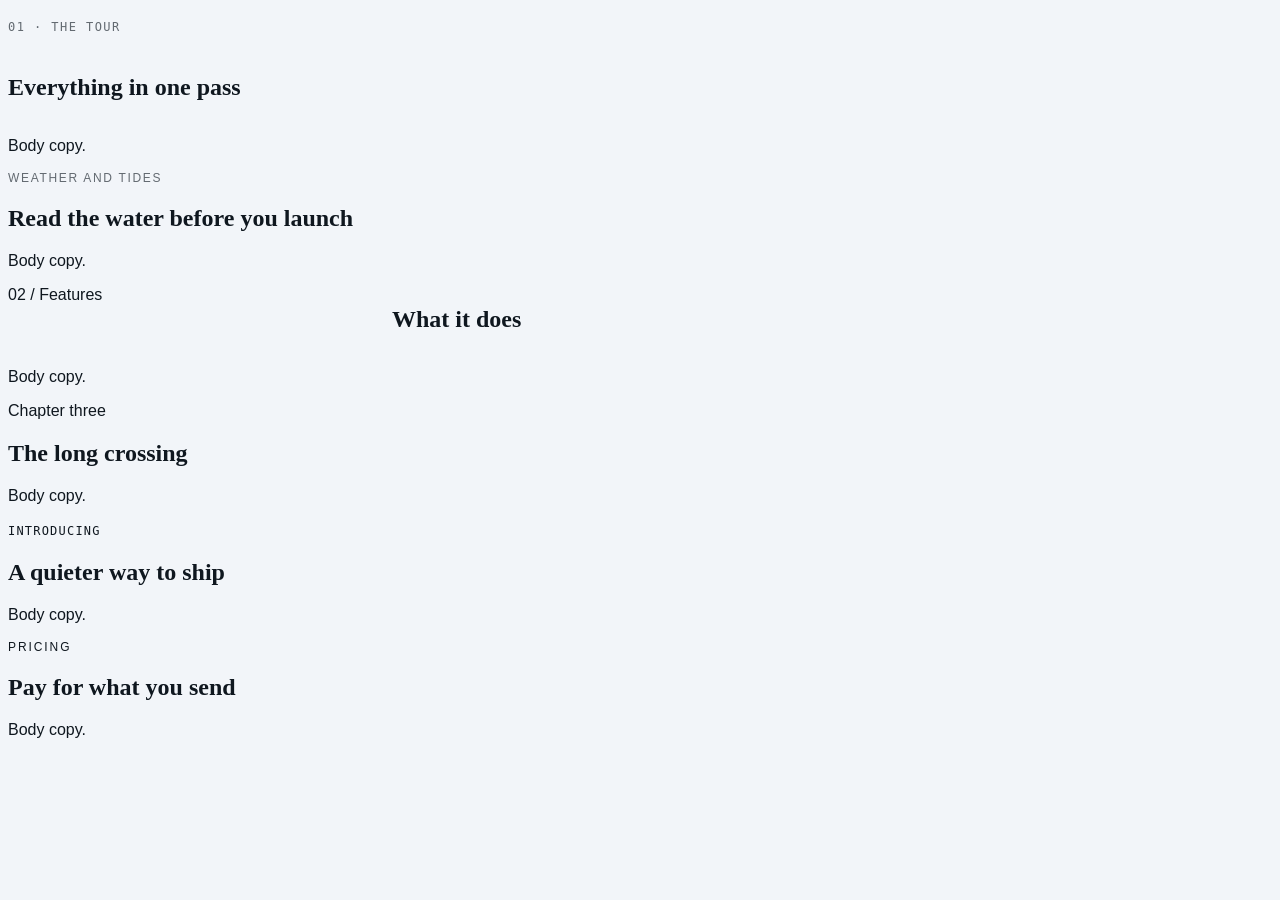
<file: .claude/skills/hallmark/scripts/fixtures/eyebrow-fail/index.html>
<!doctype html>
<!--
  Gate 54 fixture: MUST FAIL, six times.

  Every case here was invisible to the pre-1.3 detector, which keyed on
  `grid-template-columns` in the CSS and so only ever saw one geometry.
  Assertion (run from this directory):

    node ../../sloplint.mjs . --json | node -e "let s='';process.stdin.on('data',d=>s+=d).on('end',()=>console.log(JSON.parse(s).findings.filter(f=>f.gate==='54'&&f.grade==='FAIL').length))"
    # expected: 6

  Scoped to gate 54 on purpose: this file is deliberately slop in other ways too.
-->
<html lang="en">
<head>
<meta charset="utf-8">
<meta name="viewport" content="width=device-width, initial-scale=1">
<title>Gate 54 eyebrow fixture (must fail)</title>
<style>
/* Hallmark · macrostructure: fixture · tone: n/a · anchor hue: 250 · hero: Settled/H1 */
/* Hallmark · pre-emit critique: P3 H3 E3 S3 R3 V3 · weakest: all - this is a fixture */
:root {
  --color-paper: oklch(97% 0.006 250); --color-ink: oklch(20% 0.02 250);
  --color-muted: oklch(52% 0.015 250);
  --font-display: "Fraunces", serif; --font-body: "Public Sans", sans-serif;
  --font-label: "Geist Mono", monospace;
  --text-xs: 0.75rem; --tracking-label: 0.12em;
}
html, body { overflow-x: clip; }
body { background: var(--color-paper); color: var(--color-ink); font-family: var(--font-body); }
h1, h2, h3 { font-family: var(--font-display); }

/* 1: flex column. No grid anywhere; the old check could not see this. */
.a__head { display: flex; flex-direction: column; gap: 0.5rem; }
.a__eyebrow { font-family: var(--font-label); text-transform: uppercase;
  letter-spacing: var(--tracking-label); font-size: var(--text-xs); color: var(--color-muted); }

/* 2: plain block stack, and a class name outside the label vocabulary.
       Caught by resolved CSS alone: uppercase + tracking + small size. */
.b__strand { text-transform: uppercase; letter-spacing: 0.14em; font-size: 0.75rem;
  color: var(--color-muted); }

/* 3: the classic side-by-side grid. Regression guard for the old behaviour. */
.c__head { display: grid; grid-template-columns: minmax(0, 0.4fr) minmax(0, 1fr); gap: 2rem; }

/* 4: multi-column head declared ONLY inside a max-width block. The old check
       skipped every max-width rule, so this shape was a free pass. */
@media (max-width: 48rem) {
  .d__head { display: grid; grid-template-columns: 1fr 2fr; }
}

/* 5: class-less heading. The old check required a semantic match on the head
       wrapper's own classes to even look. */
.e__mark { font-family: var(--font-label); text-transform: uppercase;
  letter-spacing: 0.1em; font-size: 0.75rem; }

/* 6: "overline" was not in the old vocabulary at all. */
.overline { font-size: 0.75rem; letter-spacing: 0.16em; text-transform: uppercase; }
</style>
</head>
<body>

<!-- 1 · flex column stack -->
<section>
  <div class="a__head">
    <p class="a__eyebrow">01 · The tour</p>
    <h2>Everything in one pass</h2>
  </div>
  <p>Body copy.</p>
</section>

<!-- 2 · plain block stack, non-vocabulary class, CSS signals only -->
<section>
  <div>
    <p class="b__strand">Weather and tides</p>
    <h2>Read the water before you launch</h2>
  </div>
  <p>Body copy.</p>
</section>

<!-- 3 · side-by-side grid (the only shape the old gate caught) -->
<section>
  <div class="c__head">
    <span class="eyebrow">02 / Features</span>
    <h2>What it does</h2>
  </div>
  <p>Body copy.</p>
</section>

<!-- 4 · two-column head hidden inside a max-width query -->
<section>
  <div class="d__head">
    <span class="kicker">Chapter three</span>
    <h2>The long crossing</h2>
  </div>
  <p>Body copy.</p>
</section>

<!-- 5 · class-less heading under a labelled span -->
<section>
  <div>
    <span class="e__mark">Introducing</span>
    <h2>A quieter way to ship</h2>
  </div>
  <p>Body copy.</p>
</section>

<!-- 6 · the word the old vocabulary never knew -->
<section>
  <div>
    <p class="overline">Pricing</p>
    <h2>Pay for what you send</h2>
  </div>
  <p>Body copy.</p>
</section>

</body>
</html>
</file>
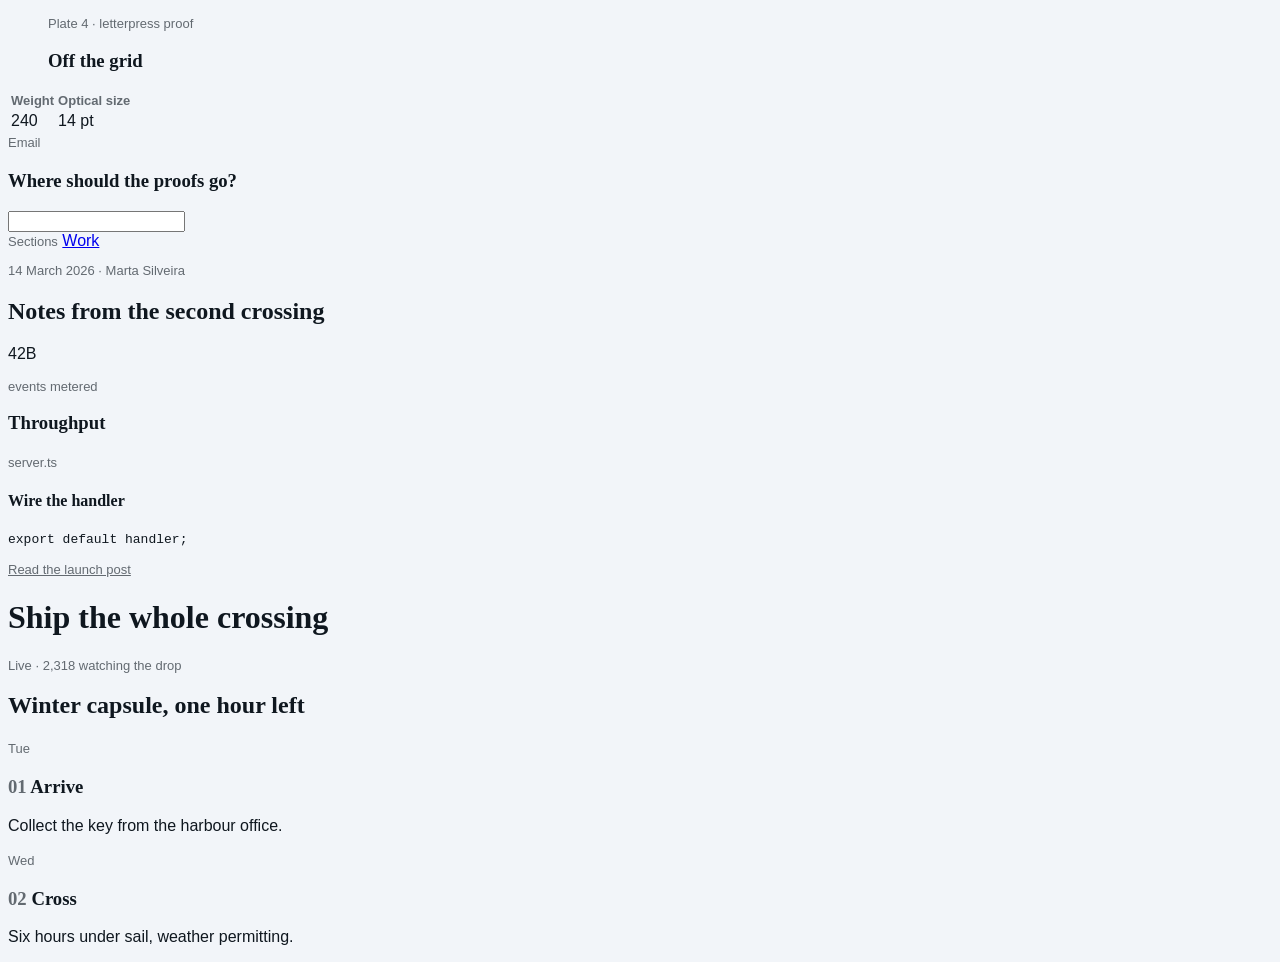
<file: .claude/skills/hallmark/scripts/fixtures/eyebrow-pass/index.html>
<!doctype html>
<!--
  Gate 54 fixture: MUST NOT FAIL.

  Ten shapes that look like an eyebrow to a naive detector and are not one.
  Each carries a fact, a destination, or an identifier the reader would
  otherwise lack: the exceptions gate 54 lists in references/gates.md.

  Assertion (run from this directory):

    node ../../sloplint.mjs . --json | node -e "let s='';process.stdin.on('data',d=>s+=d).on('end',()=>console.log(JSON.parse(s).findings.filter(f=>f.gate==='54').length))"
    # expected: 0

  Scoped to gate 54: this file makes no claim to be clean on the other gates.
-->
<html lang="en">
<head>
<meta charset="utf-8">
<meta name="viewport" content="width=device-width, initial-scale=1">
<title>Gate 54 carve-out fixture (must pass)</title>
<meta name="description" content="Fragments that sit near a heading without announcing it; gate 54 must stay quiet on every one.">
<style>
/* Hallmark · shape: fixture · genre: editorial · theme: fixture (by request)
 * hero: Settled · nav: none · footer: none · enrichment: none · signature: none, this is a gate 54 fixture
 * axes: light/roman-serif/cool · posture: restrained · contrast: pass · fold: n/a · v2.0.0 */
/* Hallmark · pre-emit critique: P3 H3 E3 S3 R3 V3 · weakest: all, this is a fixture */
/* Hallmark · answered F21 · unrelated fragments in one file, not a single document outline */
:root {
  --color-paper: oklch(97% 0.006 250); --color-ink: oklch(20% 0.02 250);
  --color-muted: oklch(52% 0.015 250); --color-accent: oklch(52% 0.14 250); --color-accent-ink: oklch(98% 0.005 250);
  --font-display: "Fraunces", serif; --font-body: "Public Sans", sans-serif;
  --font-label: var(--font-body);
  --text-xs: 0.8125rem;
}
html, body { overflow-x: clip; }
html { scrollbar-color: var(--color-muted) var(--color-paper); }
body { background: var(--color-paper); color: var(--color-ink); font-family: var(--font-body); caret-color: var(--color-accent); }
::selection { background: color-mix(in oklab, var(--color-accent) 22%, transparent); color: var(--color-ink); }
:focus-visible { outline: 2px solid var(--color-accent); outline-offset: 2px; }
a:active, button:active { transform: translateY(1px); }
button:disabled { opacity: 0.55; cursor: not-allowed; }
h1, h2, h3, h4 { font-family: var(--font-display); text-wrap: balance; }
.label { font-family: var(--font-label); font-size: var(--text-xs); color: var(--color-muted); }
.steps { list-style: none; counter-reset: step; padding: 0; }
.steps li { counter-increment: step; }
.steps li h3::before { content: counter(step, decimal-leading-zero) "  "; color: var(--color-muted); }
</style>
</head>
<body>

<!-- 1 · figcaption. Identifier, and it names something that is present. -->
<figure>
  <figcaption class="label">Plate 4 · letterpress proof</figcaption>
  <h3>Off the grid</h3>
</figure>

<!-- 2 · table column header. Identifier. -->
<table>
  <thead><tr><th class="label">Weight</th><th class="label">Optical size</th></tr></thead>
  <tbody><tr><td>240</td><td>14 pt</td></tr></tbody>
</table>

<!-- 3 · form field label. Identifier, bound to its control. -->
<form>
  <div>
    <label class="label" for="email">Email</label>
    <h3>Where should the proofs go?</h3>
    <input id="email" type="email">
  </div>
</form>

<!-- 4 · nav label. Destination. -->
<nav>
  <div>
    <span class="label">Sections</span>
    <h2 hidden>Navigation</h2>
    <a href="/work">Work</a>
  </div>
</nav>

<!-- 5 · dateline. Fact: the date appears nowhere else. -->
<article>
  <p class="label"><time datetime="2026-03-14">14 March 2026</time> · Marta Silveira</p>
  <h2>Notes from the second crossing</h2>
</article>

<!-- 6 · unit label AFTER the figure it labels. Order is the discriminator. -->
<section>
  <div>
    <p class="stat__num">42B</p>
    <p class="label">events metered</p>
  </div>
  <h3>Throughput</h3>
</section>

<!-- 7 · code filename tab. Identifier: a real path. -->
<section>
  <div>
    <span class="label">server.ts</span>
    <h4>Wire the handler</h4>
  </div>
  <pre><code>export default handler;</code></pre>
</section>

<!-- 8 · linked announcement chip. Destination, and it goes somewhere real. -->
<header>
  <div>
    <a class="label" href="/changelog/v2">Read the launch post</a>
    <h1>Ship the whole crossing</h1>
  </div>
</header>

<!-- 9 · live telemetry above a headline. Fact, and the digits prove it. -->
<section>
  <div>
    <p class="label">Live · 2,318 watching the drop</p>
    <h1>Winter capsule, one hour left</h1>
  </div>
</section>

<!-- 10 · a real <ol>. The numbers come from counter(), not from typed labels;
         a genuine per-step identifier rides along without becoming a kicker. -->
<ol class="steps">
  <li>
    <span class="label">Tue</span>
    <h3>Arrive</h3>
    <p>Collect the key from the harbour office.</p>
  </li>
  <li>
    <span class="label">Wed</span>
    <h3>Cross</h3>
    <p>Six hours under sail, weather permitting.</p>
  </li>
</ol>

</body>
</html>
</file>
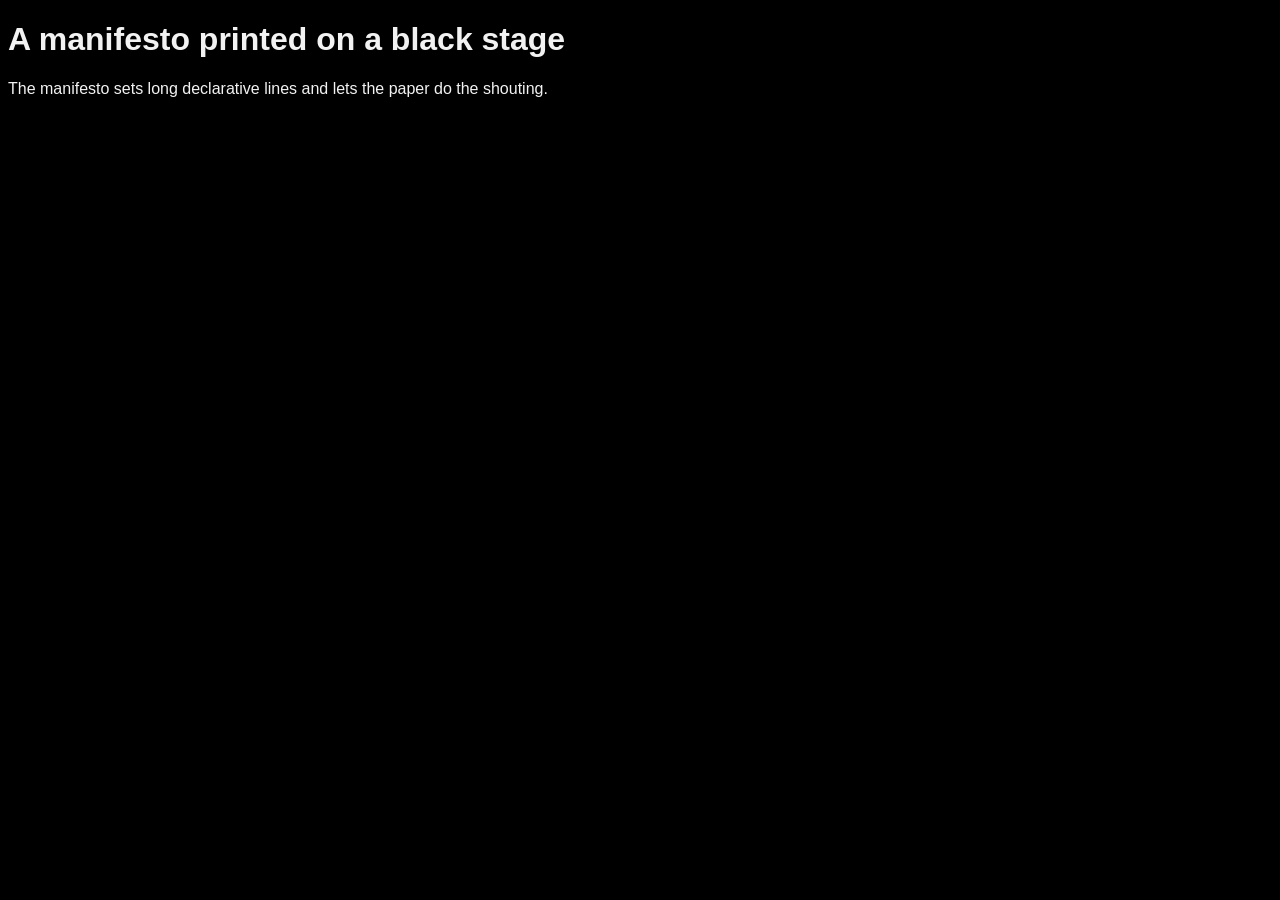
<file: .claude/skills/hallmark/scripts/fixtures/waiver/index.html>
<!doctype html>
<!--
  Waiver fixture. Five waivers are claimed on a deliberately expressive page:
  four are honoured, one is refused because it names a Floor gate, and the build
  ships. There is no cap, so the page is not blocked for being expressive; what
  it gets instead is a NOTE saying four waivers is a house style, not exceptions.

  Assertion (run from this directory):

    node ../../sloplint.mjs . --json | node -e "let s='';process.stdin.on('data',d=>s+=d).on('end',()=>{const j=JSON.parse(s);console.log(JSON.stringify(j.summary))})"
    # expected: fails 0, reflex 0, waived 5, rejected 2, answered 1, notes 1
    # (waived counts findings, not gates: gate 1 fires on both the token and the
    #  h1 rule, and gate 7 on both the token and the body background)

  Case by case:
    waive 40  -> refused, Floor is never waivable, and gate 40 still binds
    waive 7b  -> honoured; the guard (surface: absolute in the stamp) holds
    waive 22  -> honoured
    waive 25  -> honoured (no finding to downgrade on this page)
    waive 1   -> honoured, and trips the >3 house-style NOTE
    answered F3  -> honoured; the Finish finding reports ANSWERED instead of WARN
    answered 40  -> refused; 40 is Floor, and Floor findings are fixed, not answered
-->
<html lang="en">
<head>
<meta charset="utf-8">
<meta name="viewport" content="width=device-width, initial-scale=1">
<title>Waiver fixture</title>
<style>
/* Hallmark · macrostructure: Manifesto · tone: austere · anchor hue: 250 · surface: absolute · nav: N9 · footer: Ft2 · hero: Poster/H1 */
/* Hallmark · pre-emit critique: P5 H4 E5 S4 R5 V4 · weakest: E - fixture, not a real build */
/* Hallmark · waive 40 · contrast measured on the stage · the manifesto is printed white on black */
/* Hallmark · waive 7b · surface: absolute declared, 40-41 pass · the manifesto stage is printed on black paper */
/* Hallmark · waive 22 · neutrals achromatic throughout · the manifesto rules are pure grey by intent */
/* Hallmark · waive 25 · measure runs to 96ch · the manifesto sets long declarative lines */
/* Hallmark · waive 1 · two families declared · the manifesto pairs a display serif with a grotesque */
/* Hallmark · answered F3 · the manifesto head is one word and cannot wrap, so balance has nothing to balance */
/* Hallmark · answered 40 · contrast is fine here honestly */
:root {
  --color-paper: #000;
  --color-ink: oklch(96% 0 250);
  --font-display: Inter, sans-serif;
  --font-body: "Public Sans", sans-serif;
}
html, body { overflow-x: clip; }
body { background: var(--color-paper); color: var(--color-ink); font-family: var(--font-body); }
h1 { font-family: var(--font-display); }
</style>
</head>
<body>
  <h1>A manifesto printed on a black stage</h1>
  <p>The manifesto sets long declarative lines and lets the paper do the shouting.</p>
</body>
</html>
</file>
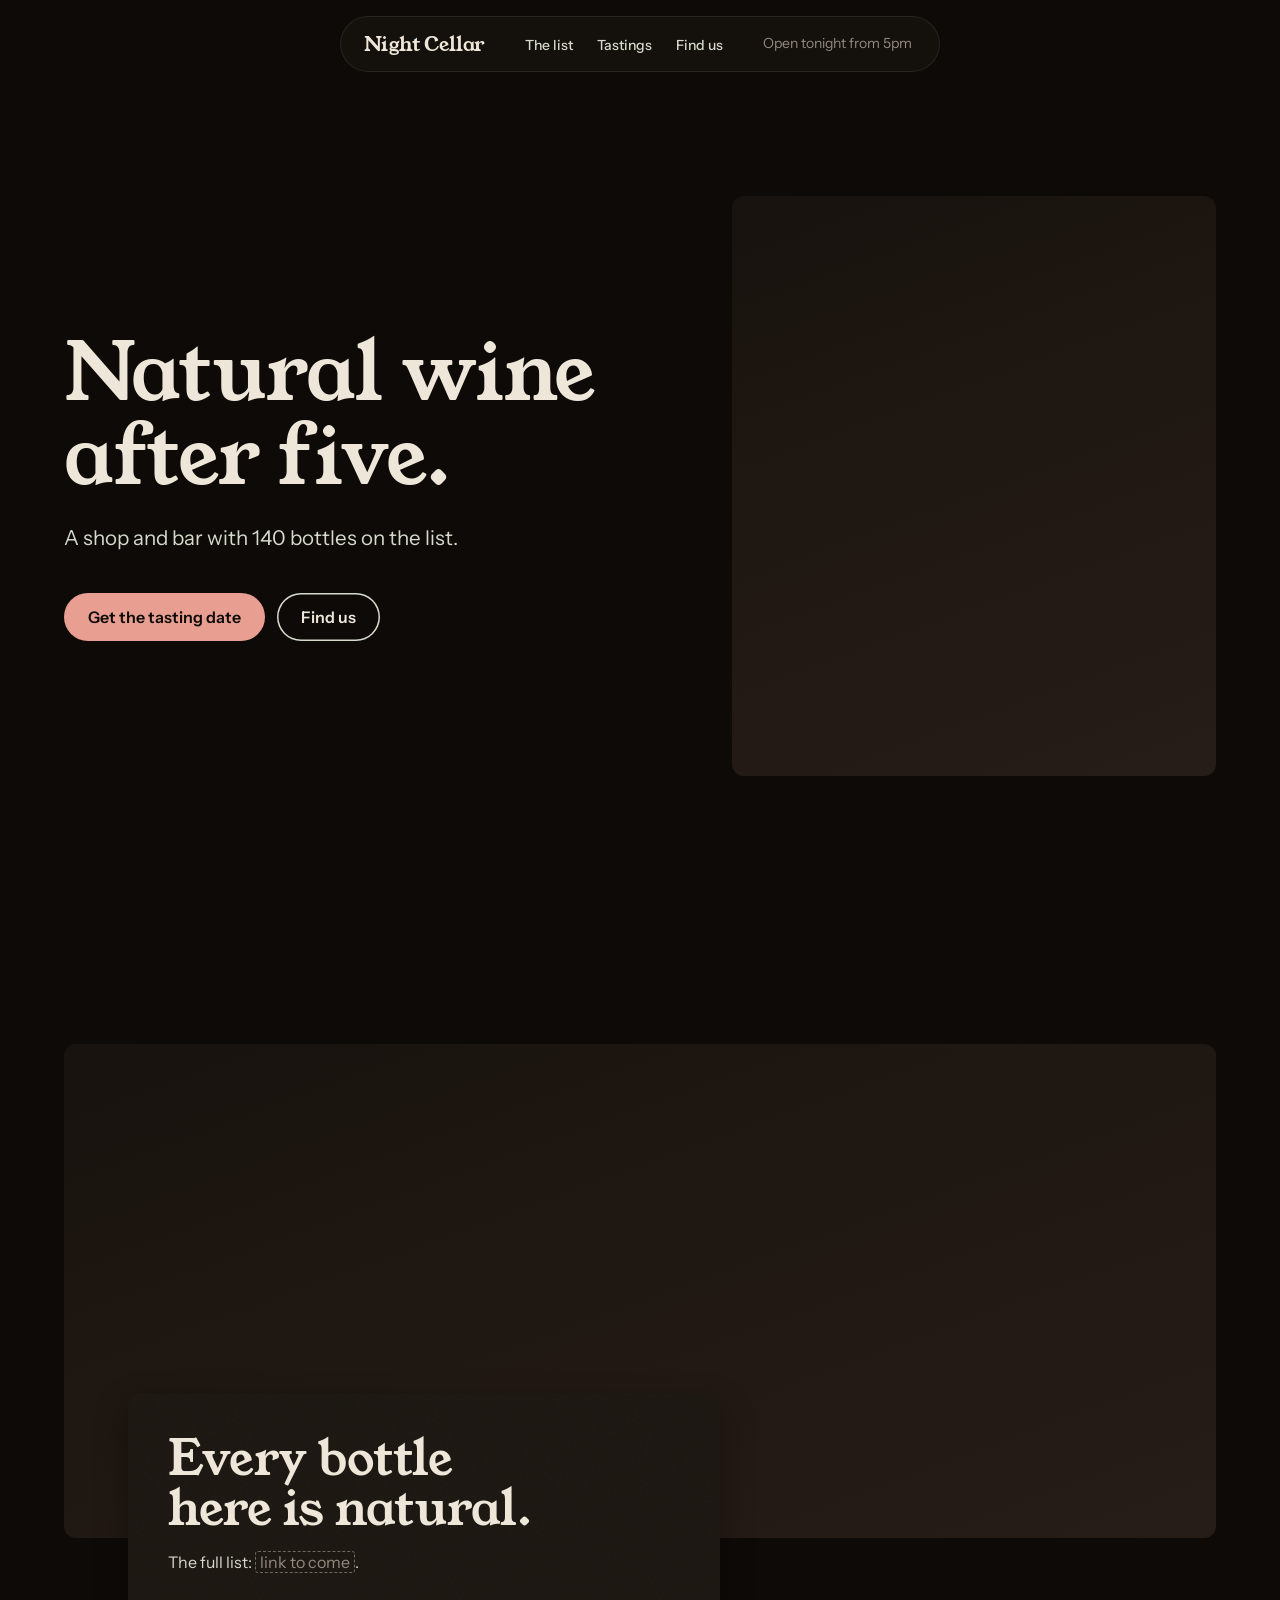
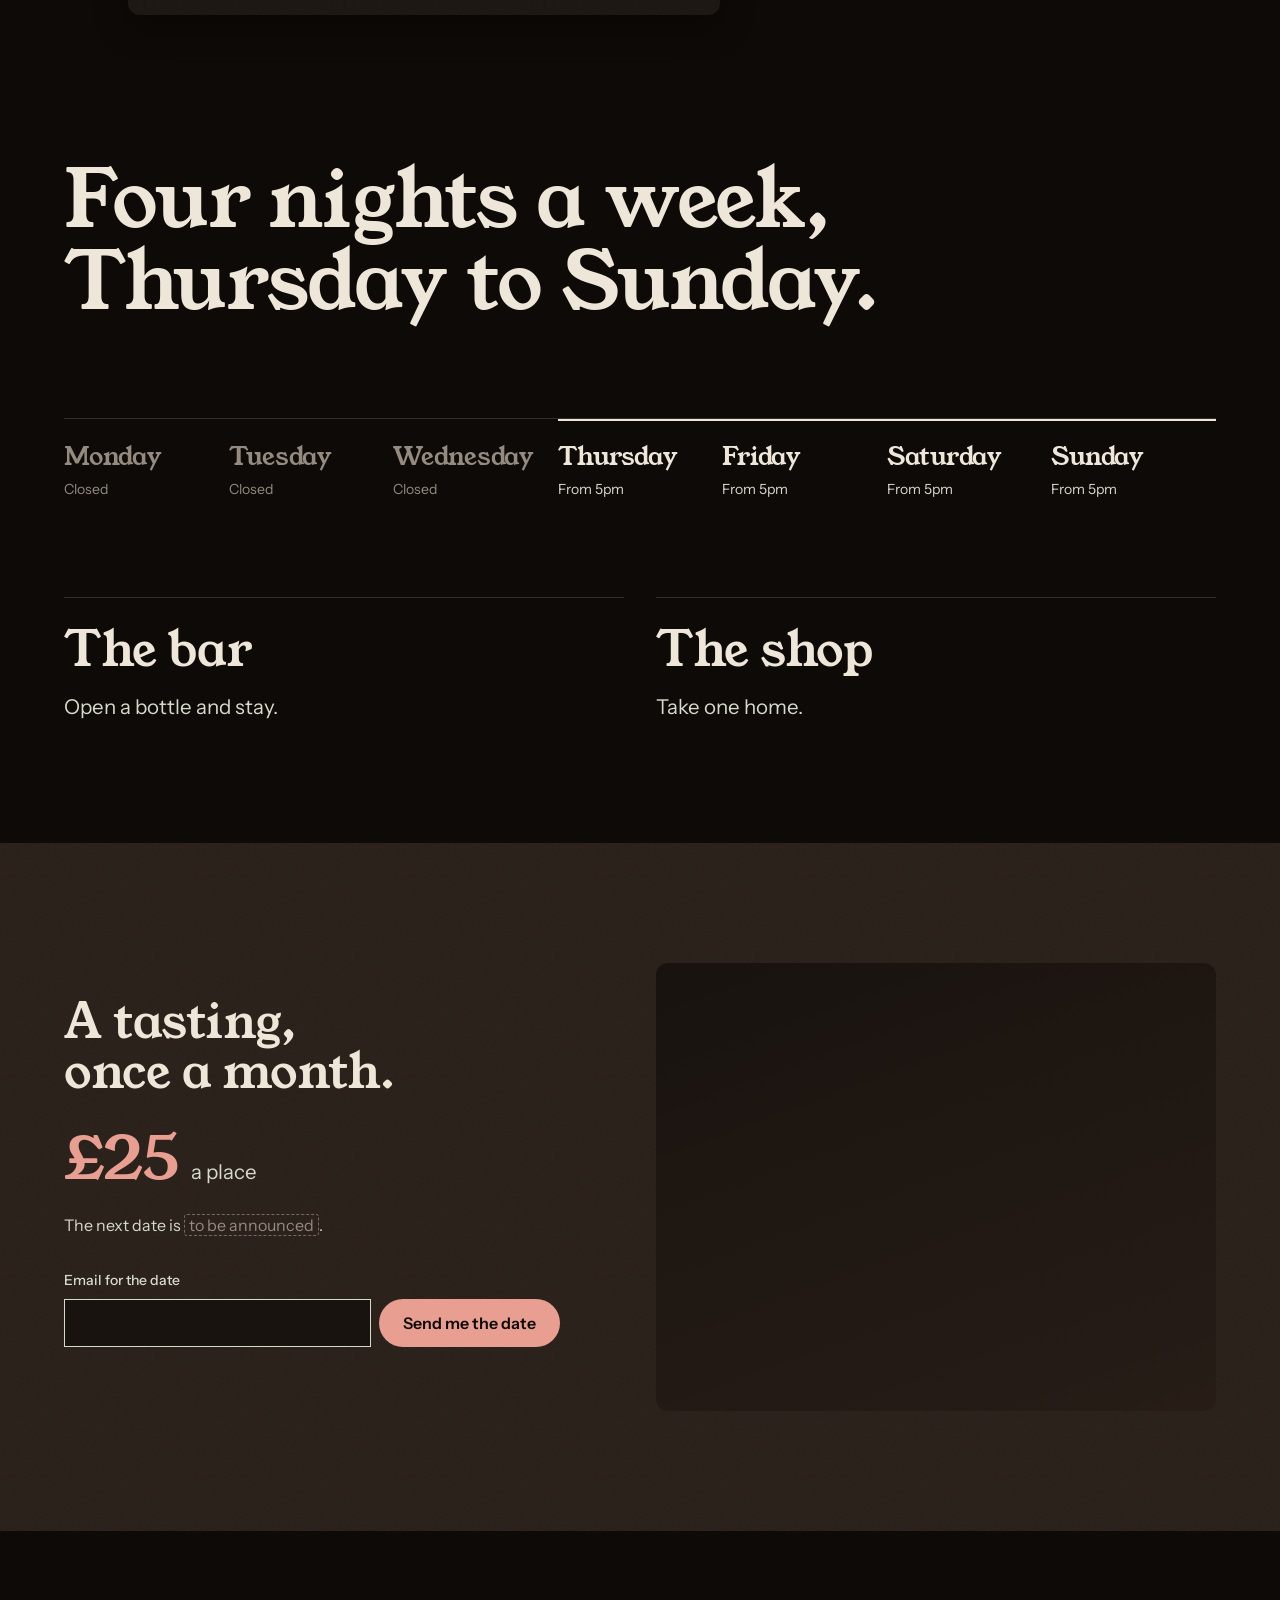
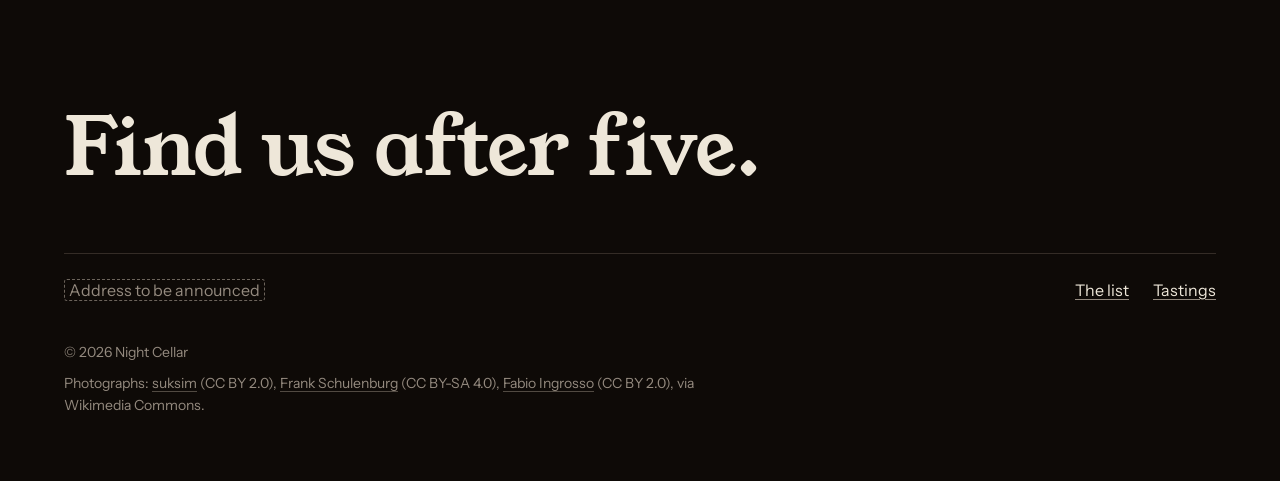
<file: .claude/skills/hallmark/scripts/fixtures/exemplars/atmospheric.html>
<!doctype html>
<html lang="en">
<head>
<meta charset="utf-8">
<meta name="viewport" content="width=device-width, initial-scale=1">
<title>Night Cellar: natural wine after five, Thursday to Sunday</title>
<meta name="description" content="Night Cellar is a natural wine shop and bar with 140 bottles on the list, open Thursday to Sunday from 5pm, with a tasting once a month.">
<link rel="preconnect" href="https://fonts.googleapis.com">
<link rel="preconnect" href="https://fonts.gstatic.com" crossorigin>
<link href="https://fonts.googleapis.com/css2?family=Young+Serif&family=Instrument+Sans:wght@400;500;600&display=swap" rel="stylesheet">
<style>
/* Hallmark · job: visit · shape: Photographic · genre: atmospheric · theme: Spore (by request)
 * hero: Settled · nav: floating pill · footer: statement · imagery: photographs, library 3, warm con=6 exp=-4 · signature: a pour into the decanter after five beside the head, with tonight's door in the nav · spore: cellar
 * axes: dark/roman-serif/warm · posture: committed · contrast: pass · fold: pass · v2.0.0 */
/* Hallmark · pre-emit critique: P4 H4 E4 S4 R5 V4 · weakest: S, the photographs are a stand-in bar; every head carries a fact from the brief, the pour is pink like the one signal, and the nav reads tonight's door from the brief's hours */
/* Hallmark · hero-review: in-thread · ship · 0 findings · finish-review: subagent · fix · 5 findings · 5 resolved · gap: the maker's-log voice can name no bottle until the user gives the list */
:root {
  color-scheme: dark;
  --space-3xs: 2px; --space-2xs: 4px; --space-xs: 8px; --space-sm: 12px; --space-md: 16px; --space-lg: 24px; --space-xl: 40px; --space-2xl: 64px; --space-3xl: 96px; --space-4xl: 144px;
  --text-xs: 0.8125rem; --text-sm: 0.875rem; --text-md: 1rem; --text-lg: 1.25rem; --text-xl: 1.5625rem; --text-2xl: 1.953rem; --text-3xl: 2.441rem;
  --text-display-s: clamp(2.25rem, 4vw + 0.5rem, 3.75rem); --text-display: clamp(2.75rem, 5vw + 1rem, 5.25rem);
  --text-section: clamp(2rem, 2.5vw + 1rem, 3.5rem); --text-title: clamp(1.25rem, 0.75vw + 0.875rem, 1.625rem); --text-lead: clamp(1.125rem, 0.35vw + 1rem, 1.375rem);
  --ease-out: cubic-bezier(0.16, 1, 0.3, 1); --ease-in: cubic-bezier(0.7, 0, 0.84, 0); --ease-in-out: cubic-bezier(0.65, 0, 0.35, 1);
  --dur-micro: 120ms; --dur-short: 220ms; --dur-long: 420ms;
  --color-error: oklch(72% 0.15 27); --color-success: oklch(76% 0.13 150);
  --container: 1440px; --gutter: 64px; --gap-columns: 32px; --section-gap-s: 120px; --section-gap: 144px; --section-gap-l: 176px;
  --z-base: 1; --z-raised: 10; --z-dropdown: 100; --z-sticky: 200; --z-sticky-nav: 300; --z-modal: 400; --z-toast: 500; --z-tooltip: 600;
  --color-paper: oklch(15% 0.01 60); --color-paper-2: oklch(19% 0.012 60); --color-paper-3: oklch(24% 0.02 50);
  --color-ink: oklch(93% 0.02 85); --color-ink-2: oklch(88% 0.02 120); --color-muted: oklch(64% 0.02 70);
  --color-rule: oklch(30% 0.015 60);
  --color-accent: oklch(77% 0.09 30); --color-accent-2: oklch(86% 0.06 30); --color-accent-ink: oklch(15% 0.01 60); --color-focus: oklch(86% 0.06 30);
  --font-display: "Young Serif", Georgia, serif; --font-body: "Instrument Sans", ui-sans-serif, system-ui, sans-serif;
  --font-outlier: "DM Mono", ui-monospace, monospace;
  --radius-card: 12px; --radius-pill: 999px; --rule-hair: 1px;
  --shadow-card: 0 12px 32px oklch(8% 0.01 60 / 0.35);
  --tracking-display: -0.01em;
  --grain: 0.15; --display-weight: 400;
}
*, *::before, *::after { box-sizing: border-box; }
html, body { overflow-x: clip; }
html { scrollbar-color: var(--color-muted) var(--color-paper); scroll-padding-top: var(--space-3xl); }
body { margin: 0; background: var(--color-paper); color: var(--color-ink); font-family: var(--font-body); font-size: var(--text-md); line-height: 1.55; -webkit-font-smoothing: antialiased; caret-color: var(--color-accent); }
::selection { background: color-mix(in oklab, var(--color-accent) 22%, transparent); color: var(--color-ink); }
:focus-visible { outline: 2px solid var(--color-focus); outline-offset: 2px; }
a { color: inherit; text-decoration-thickness: 1px; text-underline-offset: 0.16em; }
h1, h2, h3 { margin: 0; font-family: var(--font-display); font-weight: var(--display-weight, 700); font-synthesis: none; letter-spacing: var(--tracking-display); line-height: 1.05; overflow-wrap: break-word; min-width: 0; text-wrap: balance; }
h1 { max-width: 20ch; font-size: var(--text-display); } h2 { max-width: 30ch; font-size: var(--text-section); } h3 { max-width: 40ch; font-size: var(--text-title); line-height: 1.2; }
.lead { font-size: var(--text-lead); line-height: 1.45; max-width: 52ch; }
p { margin: 0; text-wrap: pretty; }
p:not([class]) { max-width: 65ch; }
img, video { max-width: 100%; height: auto; display: block; }
svg { display: block; }
[hidden] { display: none !important; }
button, input, select, textarea { font: inherit; }
.container { width: 100%; max-width: var(--container); margin-inline: auto; padding-inline: var(--gutter); box-sizing: border-box; }
.num, .figure, td.num { font-variant-numeric: tabular-nums; }
.visually-hidden { position: absolute; width: 1px; height: 1px; overflow: hidden; clip-path: inset(50%); white-space: nowrap; }
[data-slot] { position: relative; overflow: hidden; background: linear-gradient(160deg, var(--color-paper-2, var(--color-paper)), var(--color-paper-3, var(--color-paper))); }
[data-slot] > img { position: absolute; inset: 0; width: 100%; height: 100%; object-fit: cover; z-index: 1; }
[data-slot]:has(> img) > :not(img):not([data-keep]) { display: none !important; }
@media (max-width: 60rem) { :root { --gutter: 24px; --section-gap-s: 80px; --section-gap: 96px; --section-gap-l: 120px; } }
@media (max-width: 40rem) { :root { --gutter: 16px; --section-gap-s: 56px; --section-gap: 72px; --section-gap-l: 96px; --gap-columns: 16px; } }
@media (prefers-reduced-motion: reduce) { *:not(.keep-motion), *:not(.keep-motion)::before, *:not(.keep-motion)::after { animation-duration: 0.01ms !important; animation-iteration-count: 1 !important; transition-duration: 0.01ms !important; scroll-behavior: auto !important; } }
/* photographs: warm con=6 exp=-4 */
[data-slot] > img { filter: sepia(0.28) saturate(0.94) contrast(1.06) brightness(0.96); }
/* Page */
*, *::before, *::after { box-sizing: border-box; }
.skip { position: absolute; left: var(--space-md); top: calc(-1 * var(--space-3xl)); z-index: var(--z-toast); padding: var(--space-xs) var(--space-md); border-radius: var(--radius-pill); background: var(--color-ink); color: var(--color-paper); }
.skip:focus-visible { top: var(--space-md); }

/* Controls: the theme's pair */
.btn { display: inline-flex; align-items: center; justify-content: center; min-height: 48px; padding: 0 var(--space-lg); border: 0; border-radius: var(--radius-pill); font: 600 var(--text-md)/1 var(--font-body); white-space: nowrap; text-decoration: none; cursor: pointer; transition: background-color var(--dur-micro) var(--ease-out), box-shadow var(--dur-micro) var(--ease-out), transform var(--dur-micro) var(--ease-out); }
.btn--primary { background: var(--color-accent); color: var(--color-accent-ink); }
.btn--primary:hover { background: var(--color-accent-2); }
.btn--secondary { background: transparent; color: var(--color-ink); box-shadow: inset 0 0 0 1.5px var(--color-ink-2); }
.btn--secondary:hover { background: var(--color-paper-3); }
.btn:active { transform: translateY(1px); }
.btn:focus-visible { outline: 2px solid var(--color-focus); outline-offset: 3px; }
.btn:disabled, .btn[aria-disabled="true"] { opacity: 0.55; cursor: not-allowed; transform: none; }
.btn[aria-busy="true"] { cursor: progress; }
.actions { display: flex; flex-wrap: wrap; gap: var(--space-sm); }

/* Nav: a floating pill on a blur, the genre's one glass */
.nav { position: fixed; top: var(--space-md); left: 0; right: 0; z-index: var(--z-sticky-nav); display: flex; justify-content: center; padding-inline: var(--gutter); pointer-events: none; }
.nav__pill { pointer-events: auto; display: flex; align-items: center; gap: var(--space-xl); min-height: 56px; padding: var(--space-2xs) var(--space-2xs) var(--space-2xs) var(--space-lg); border-radius: var(--radius-pill); background: color-mix(in oklab, var(--color-paper-2) 74%, transparent); -webkit-backdrop-filter: blur(14px); backdrop-filter: blur(14px); box-shadow: inset 0 0 0 1px color-mix(in oklab, var(--color-ink) 9%, transparent); }
.wordmark { font: 400 var(--text-lg)/1 var(--font-display); letter-spacing: var(--tracking-display); color: var(--color-ink); text-decoration: none; white-space: nowrap; }
.nav__links { display: flex; gap: var(--space-lg); margin: 0; padding: 0; list-style: none; }
.nav__links a { font-size: var(--text-sm); font-weight: 500; color: var(--color-ink-2); text-decoration: none; text-underline-offset: 0.3em; white-space: nowrap; }
.nav__links a:hover { color: var(--color-ink); text-decoration: underline; text-decoration-color: var(--color-accent); }
.nav__links a:active { color: var(--color-accent-2); }
.wordmark:focus-visible, .nav__links a:focus-visible { outline: 2px solid var(--color-focus); outline-offset: 4px; border-radius: var(--radius-pill); }
.nav__door { margin: 0; padding-right: var(--space-lg); font-size: var(--text-sm); color: var(--color-muted); white-space: nowrap; }

/* Photographs */
.photo { position: relative; margin: 0; border-radius: var(--radius-card); }
.photo > img { border-radius: inherit; outline: var(--rule-hair) solid color-mix(in oklab, var(--color-ink) 8%, transparent); outline-offset: -1px; }

/* Hero: Settled, the pour standing beside the head */
.hero { display: grid; align-items: center; min-height: 100dvh; padding-block: calc(56px + var(--space-xl)) var(--space-lg); box-sizing: border-box; }
.hero__grid { display: grid; grid-template-columns: minmax(0, 1fr) minmax(0, min(35rem, 42%)); column-gap: var(--space-3xl); align-items: center; }
.hero__text { display: grid; gap: var(--space-lg); }
.hero__text h1 { max-width: 13ch; }
.hero__text .lead { color: var(--color-ink-2); max-width: 34ch; }
.hero__text .actions { margin-top: var(--space-md); }
.hero__photo { aspect-ratio: 5 / 6; max-height: calc(100dvh - 56px - var(--space-3xl) - var(--space-xl)); }

@media (max-width: 60rem) {
  .nav { padding-inline: var(--space-md); }
  .nav__pill { gap: var(--space-md); padding-left: var(--space-md); }
  .nav__links { display: none; }
  .hero { min-height: 0; padding-block: calc(56px + var(--space-3xl)) var(--space-2xl); }
  .hero__grid { grid-template-columns: minmax(0, 1fr); row-gap: var(--space-xl); }
  .hero__photo { max-height: none; }
}

/* Grain: the theme's speck, on a band or a panel, never on a photograph */
.grained { position: relative; isolation: isolate; }
.grained::after { content: ""; position: absolute; inset: 0; z-index: var(--z-base); border-radius: inherit; pointer-events: none; opacity: var(--grain); mix-blend-mode: screen;
  background-image: url("data:image/svg+xml,%3Csvg xmlns='http://www.w3.org/2000/svg' width='200' height='200'%3E%3Cfilter id='n'%3E%3CfeTurbulence type='fractalNoise' baseFrequency='0.9' numOctaves='2'/%3E%3CfeColorMatrix values='0 0 0 0 0.6 0 0 0 0 0.55 0 0 0 0 0.45 0 0 0 0.35 0'/%3E%3C/filter%3E%3Crect width='200' height='200' filter='url(%23n)'/%3E%3C/svg%3E"); }
.grained > * { position: relative; z-index: var(--z-raised); }

/* The list: the racks edge to edge, the head on a grained plate across its foot */
.list { padding-top: var(--section-gap); }
.list__photo { aspect-ratio: 21 / 9; }
.plate { display: grid; gap: var(--space-md); width: min(100%, 37rem); margin: calc(-1 * var(--space-4xl)) 0 0 var(--space-2xl); padding: var(--space-xl); border-radius: var(--radius-card); background: var(--color-paper-2); box-shadow: var(--shadow-card); z-index: var(--z-raised); }
.plate__more { color: var(--color-ink-2); }

/* Four nights: the week set in type, the open nights lit, the dark ones left dim */
.nights { margin-top: var(--section-gap); }
.statement { max-width: 18ch; font-size: var(--text-display); line-height: 1.02; }
.week { display: grid; grid-template-columns: repeat(7, minmax(0, 1fr)); margin: var(--space-3xl) 0 0; padding: 0; list-style: none; border-top: var(--rule-hair) solid var(--color-rule); }
.week__day { display: grid; gap: var(--space-xs); padding: var(--space-lg) var(--space-md) 0 0; }
.week__name { font: 400 var(--text-xl)/1.1 var(--font-display); letter-spacing: var(--tracking-display); }
.week__hours { font-size: var(--text-sm); color: var(--color-ink-2); }
.week__day.is-open { box-shadow: inset 0 2px 0 var(--color-ink); }
.week__day.is-shut .week__name, .week__day.is-shut .week__hours { color: var(--color-muted); }
.ways { display: grid; grid-template-columns: repeat(2, minmax(0, 1fr)); column-gap: var(--gap-columns); margin-top: var(--space-3xl); }
.way { display: grid; gap: var(--space-sm); padding-top: var(--space-lg); border-top: var(--rule-hair) solid var(--color-rule); }
.way h3 { font-size: var(--text-section); max-width: none; }
.way p { font-size: var(--text-lead); color: var(--color-ink-2); }

/* Tastings: the one band, grained, the price in pink */
.tastings { margin-top: var(--section-gap-s); padding-block: var(--section-gap-s); background: var(--color-paper-3); }
.tastings__grid { display: grid; grid-template-columns: repeat(2, minmax(0, 1fr)); column-gap: var(--gap-columns); align-items: center; }
.tastings__text { display: grid; gap: var(--space-lg); padding-right: var(--space-2xl); }
.tastings__text > p:not([class]) { color: var(--color-ink-2); }
.price { display: flex; align-items: baseline; gap: var(--space-sm); margin-top: var(--space-xs); color: var(--color-ink-2); font-size: var(--text-lead); }
.price__figure { font: 400 var(--text-display-s)/1 var(--font-display); letter-spacing: var(--tracking-display); color: var(--color-accent); font-variant-numeric: lining-nums tabular-nums; }
.tastings__photo { aspect-ratio: 5 / 4; min-height: 440px; }
.fill { padding: 0 0.25em; border: 1px dashed color-mix(in oklch, var(--color-muted) 70%, transparent); border-radius: 3px; color: var(--color-muted); -webkit-box-decoration-break: clone; box-decoration-break: clone; }

.signup { display: grid; gap: var(--space-xs); margin-top: var(--space-xs); }
.signup label { font-size: var(--text-sm); font-weight: 500; color: var(--color-ink-2); }
.signup__row { display: flex; gap: var(--space-xs); }
.signup input { flex: 1; min-width: 0; min-height: 48px; padding: 0 var(--space-md); border: 1.5px solid var(--color-ink-2); border-radius: 0; background: var(--color-paper-2); color: var(--color-ink); outline: 2px solid transparent; outline-offset: -4px; }
.signup input:hover { background: var(--color-paper); }
.signup input:focus-visible { outline-color: var(--color-focus); }
.signup input[aria-invalid] { border-color: var(--color-error); }
.signup input:disabled { opacity: 0.55; cursor: not-allowed; }
.signup__help { min-height: 1lh; font-size: var(--text-sm); color: var(--color-muted); }

/* Footer: a statement, then the facts and links */
.footer { padding-block: var(--section-gap-l) var(--space-2xl); }
.footer__line { max-width: 16ch; font-size: var(--text-display); line-height: 1.02; }
.footer__row { display: flex; flex-wrap: wrap; justify-content: space-between; align-items: baseline; gap: var(--space-lg); margin-top: var(--space-2xl); padding-top: var(--space-lg); border-top: var(--rule-hair) solid var(--color-rule); }
.footer__where { color: var(--color-ink-2); }
.footer__links { display: flex; flex-wrap: wrap; gap: var(--space-lg); margin: 0; padding: 0; list-style: none; }
.footer__links a { color: var(--color-ink); text-decoration-color: var(--color-muted); white-space: nowrap; }
.footer__links a:hover { text-decoration-color: var(--color-accent); }
.footer__links a:focus-visible { outline: 2px solid var(--color-focus); outline-offset: 3px; }
.legal { margin-top: var(--space-xl); font-size: var(--text-sm); color: var(--color-muted); }
.credits { max-width: 80ch; margin-top: var(--space-xs); font-size: var(--text-sm); line-height: 1.6; color: var(--color-muted); }
.credits span { white-space: nowrap; }
.credits a { color: inherit; text-decoration-color: color-mix(in oklab, var(--color-muted) 50%, transparent); text-underline-offset: 0.2em; }
.credits a:hover { text-decoration-color: var(--color-accent); }

@media (max-width: 60rem) {
  .plate { margin: calc(-1 * var(--space-2xl)) 0 0; padding: var(--space-lg); }
  .list__photo { aspect-ratio: 4 / 3; }
  .week { grid-template-columns: minmax(0, 1fr); margin-top: var(--space-2xl); border-top: 0; }
  .week__day { grid-template-columns: minmax(0, 1fr) auto; align-items: baseline; padding: var(--space-sm) 0; border-top: var(--rule-hair) solid var(--color-rule); }
  .week__day.is-open { box-shadow: none; }
  .week__name { font-size: var(--text-lg); }
  .ways { grid-template-columns: minmax(0, 1fr); row-gap: var(--space-xl); margin-top: var(--space-3xl); }
  .statement, .footer__line { font-size: var(--text-section); }
  .tastings__grid { grid-template-columns: minmax(0, 1fr); row-gap: var(--space-xl); }
  .tastings__text { padding-right: 0; }
  .tastings__photo { min-height: 0; }
}
@media (max-width: 40rem) {
  .signup__row { flex-direction: column; }
}
</style>
<script>document.documentElement.classList.add('js');</script>
</head>
<body>
<a class="skip" href="#main">Skip to content</a>

<header class="nav">
  <nav class="nav__pill" aria-label="Main">
    <a class="wordmark" href="#top" aria-label="Night Cellar, home">Night Cellar</a>
    <ul class="nav__links" role="list">
      <li><a href="#list">The list</a></li>
      <li><a href="#tastings">Tastings</a></li>
      <li><a href="#find">Find us</a></li>
    </ul>
    <p class="nav__door" role="status" id="door">Open Thursday to Sunday</p>
  </nav>
</header>

<main id="main">
  <section class="hero" id="top" aria-labelledby="hero-title">
    <div class="container hero__grid">
      <div class="hero__text">
        <h1 id="hero-title">Natural wine after five.</h1>
        <p class="lead">A shop and bar with 140 bottles on the list.</p>
        <div class="actions">
          <a class="btn btn--primary" href="#tastings">Get the tasting date</a>
          <a class="btn btn--secondary" href="#find">Find us</a>
        </div>
      </div>
      <figure class="photo hero__photo" data-slot="hero" data-alt="A glass being poured at the bar after five">
        <img src="https://upload.wikimedia.org/wikipedia/commons/thumb/b/b1/Pouring_wine_into_a_decanter.jpg/1280px-Pouring_wine_into_a_decanter.jpg" width="3872" height="2592" fetchpriority="high" alt="Wine poured from a bottle into a glass decanter in low light" style="object-position: 42% 50%">
      </figure>
    </div>
  </section>

  <section class="list" id="list" aria-labelledby="list-title">
    <div class="container">
      <figure class="photo list__photo" data-slot="photo-1" data-alt="The bottles on the list, racked in the shop">
        <img src="https://upload.wikimedia.org/wikipedia/commons/thumb/9/9e/Schramsberg_Vineyards%2C_July_2019-7579%2B7580.jpg/1280px-Schramsberg_Vineyards%2C_July_2019-7579%2B7580.jpg" width="6244" height="3903" loading="lazy" alt="A long cellar aisle between racks of bottles laid neck down" style="object-position: 50% 60%">
      </figure>
      <div class="plate grained">
        <h2 id="list-title">Every bottle here is natural.</h2>
        <p class="plate__more">The full list: <span class="fill" data-fill="list">link to come</span>.</p>
      </div>
    </div>
  </section>

  <section class="nights" aria-labelledby="nights-title">
    <div class="container">
      <h2 id="nights-title" class="statement">Four nights a week, Thursday to Sunday.</h2>
      <ol class="week" role="list" aria-label="Opening hours">
        <li class="week__day is-shut"><span class="week__name">Monday</span><span class="week__hours">Closed</span></li>
        <li class="week__day is-shut"><span class="week__name">Tuesday</span><span class="week__hours">Closed</span></li>
        <li class="week__day is-shut"><span class="week__name">Wednesday</span><span class="week__hours">Closed</span></li>
        <li class="week__day is-open"><span class="week__name">Thursday</span><span class="week__hours">From 5pm</span></li>
        <li class="week__day is-open"><span class="week__name">Friday</span><span class="week__hours">From 5pm</span></li>
        <li class="week__day is-open"><span class="week__name">Saturday</span><span class="week__hours">From 5pm</span></li>
        <li class="week__day is-open"><span class="week__name">Sunday</span><span class="week__hours">From 5pm</span></li>
      </ol>
      <div class="ways">
        <div class="way">
          <h3>The bar</h3>
          <p>Open a bottle and stay.</p>
        </div>
        <div class="way">
          <h3>The shop</h3>
          <p>Take one home.</p>
        </div>
      </div>
    </div>
  </section>

  <section class="tastings grained" id="tastings" aria-labelledby="tastings-title">
    <div class="container tastings__grid">
      <div class="tastings__text">
        <h2 id="tastings-title">A tasting, once a month.</h2>
        <p class="price"><span class="price__figure">£25</span> a place</p>
        <p>The next date is <span class="fill" data-fill="date">to be announced</span>.</p>
        <form class="signup" data-endpoint="" novalidate>
          <label for="email">Email for the date</label>
          <div class="signup__row">
            <input id="email" name="email" type="email" autocomplete="email" inputmode="email" required>
            <button class="btn btn--primary" type="submit">Send me the date</button>
          </div>
          <p class="signup__help" id="email-help" aria-live="polite"></p>
        </form>
      </div>
      <figure class="photo tastings__photo" data-slot="photo-2" data-alt="Glasses poured for a tasting">
        <img src="https://upload.wikimedia.org/wikipedia/commons/thumb/e/e3/Wine_being_poured_into_a_glass.jpg/1280px-Wine_being_poured_into_a_glass.jpg" width="1955" height="1300" loading="lazy" alt="A taste of red wine poured into a glass held by its stem" style="object-position: 62% 50%">
      </figure>
    </div>
  </section>
</main>

<footer class="footer" id="find" aria-labelledby="find-title">
  <div class="container">
    <h2 id="find-title" class="footer__line">Find us after five.</h2>
    <div class="footer__row">
      <p class="footer__where"><span class="fill" data-fill="address">Address to be announced</span></p>
      <ul class="footer__links" role="list">
        <li><a href="#list">The list</a></li>
        <li><a href="#tastings">Tastings</a></li>
      </ul>
    </div>
    <p class="legal">&copy; 2026 Night Cellar</p>
    <p class="credits" data-credits>Photographs: <a href="https://commons.wikimedia.org/wiki/File:Pouring_wine_into_a_decanter.jpg">suksim</a> <span>(CC BY 2.0)</span>, <a href="https://commons.wikimedia.org/wiki/File:Schramsberg_Vineyards,_July_2019-7579%2B7580.jpg">Frank Schulenburg</a> <span>(CC BY-SA 4.0)</span>, <a href="https://commons.wikimedia.org/wiki/File:Wine_being_poured_into_a_glass.jpg">Fabio Ingrosso</a> <span>(CC BY 2.0)</span>, via Wikimedia Commons.</p>
  </div>
</footer>

<script>window.hallmarkSlots = (m) => { for (const [k, v] of Object.entries(m)) { const s = document.querySelector(`[data-slot="${k}"]`); if (!s) continue; const im = new Image(); im.src = typeof v === 'string' ? v : v.src; im.alt = (typeof v === 'object' && v.alt) || s.dataset.alt || ''; s.querySelectorAll(':scope > img').forEach((o) => o.remove()); s.prepend(im); } };
document.querySelectorAll('[data-slot] > img').forEach((i) => { if (i.complete && !i.naturalWidth) i.remove(); else i.addEventListener('error', () => i.remove(), { once: true }); });</script>
<script>
  (() => {
    const door = document.getElementById('door');
    if (door) door.textContent = [4, 5, 6, 0].includes(new Date().getDay()) ? 'Open tonight from 5pm' : 'Opens Thursday at 5pm';
    document.querySelectorAll('form[data-endpoint]').forEach((form) => {
      const input = form.querySelector('input'), help = form.querySelector('[aria-live]');
      form.addEventListener('submit', (e) => {
        e.preventDefault();
        const ok = input.checkValidity();
        input.toggleAttribute('aria-invalid', !ok);
        if (!ok) { input.setAttribute('aria-describedby', help.id); help.textContent = 'That address looks incomplete. Write it as name@example.com.'; input.focus(); return; }
        if (!form.dataset.endpoint) { help.textContent = 'Nothing was sent: this form is not connected yet.'; return; }
        fetch(form.dataset.endpoint, { method: 'POST', body: new FormData(form) })
          .then((r) => { help.textContent = r.ok ? 'The date goes to ' + input.value.trim() + '.' : 'That did not go through. Try again in a minute.'; })
          .catch(() => { help.textContent = 'That did not go through. Try again in a minute.'; });
      });
    });
  })();
</script>
</body>
</html>
</file>
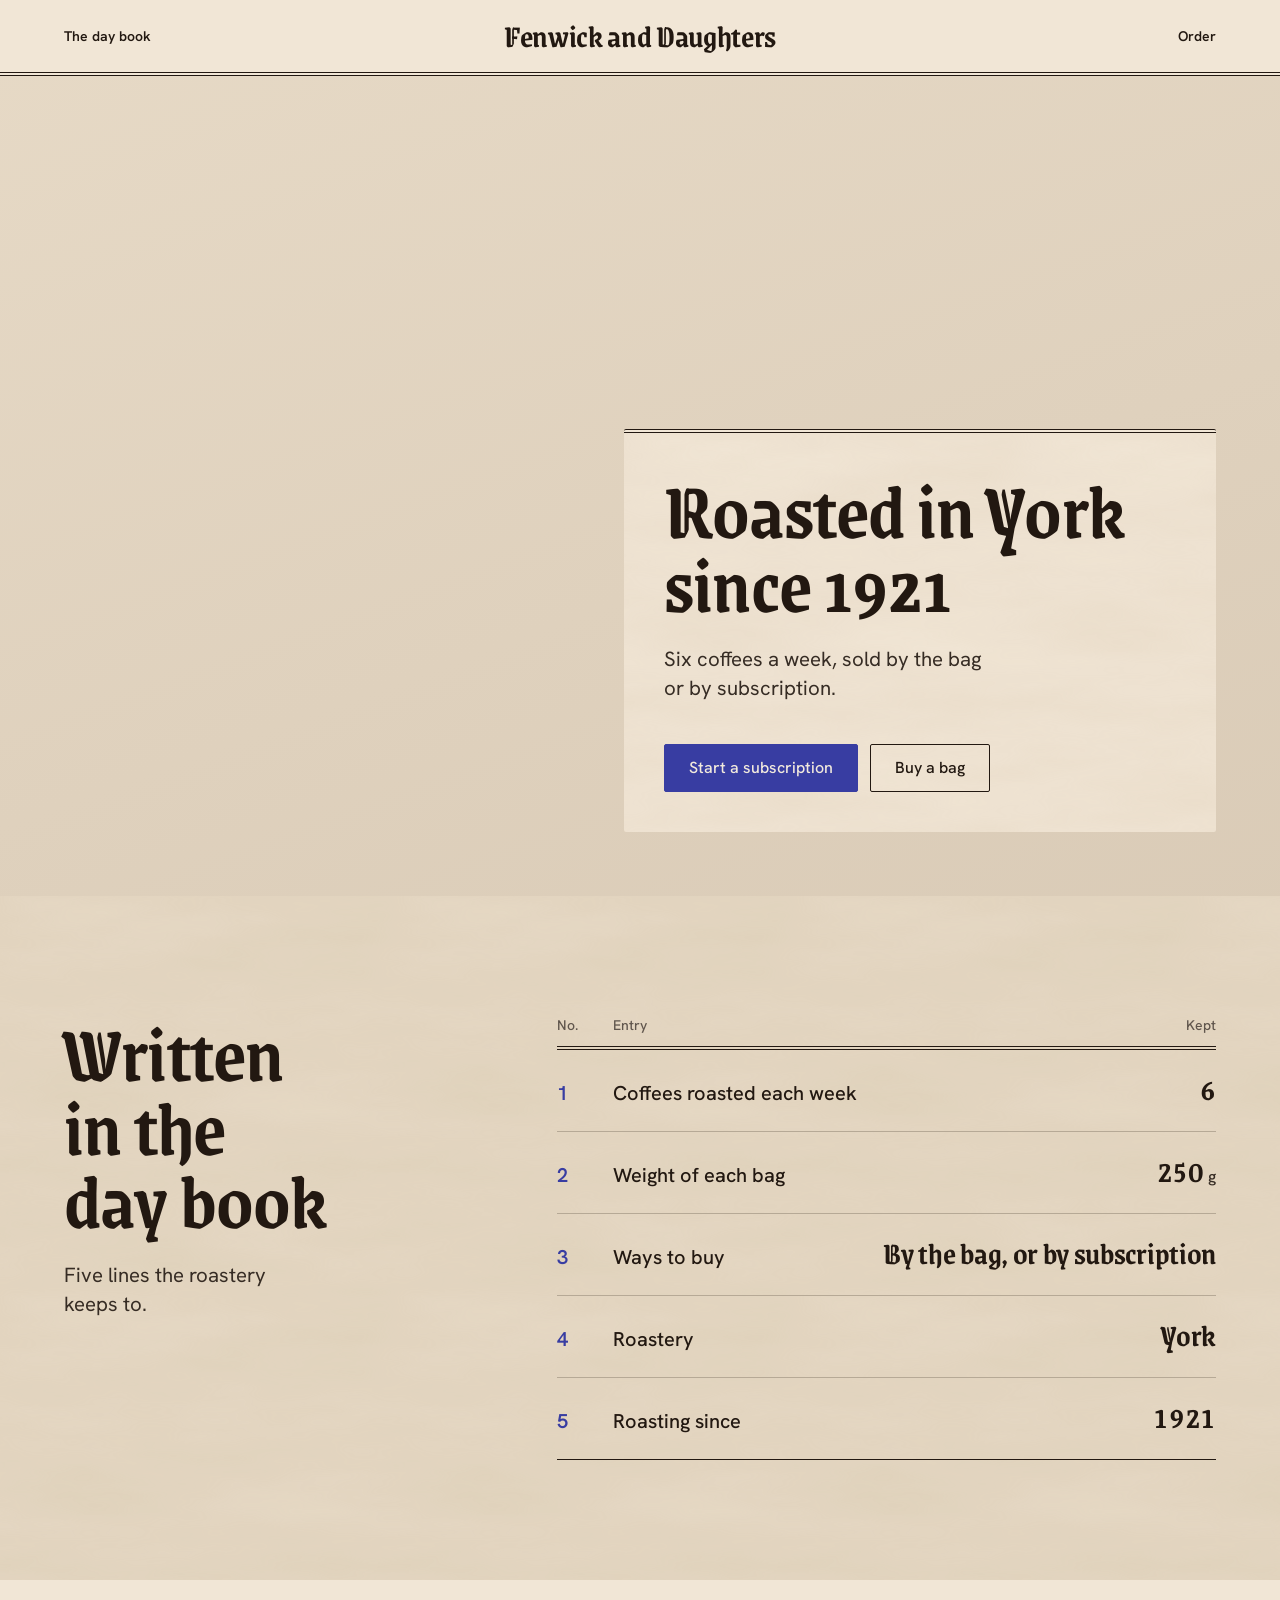
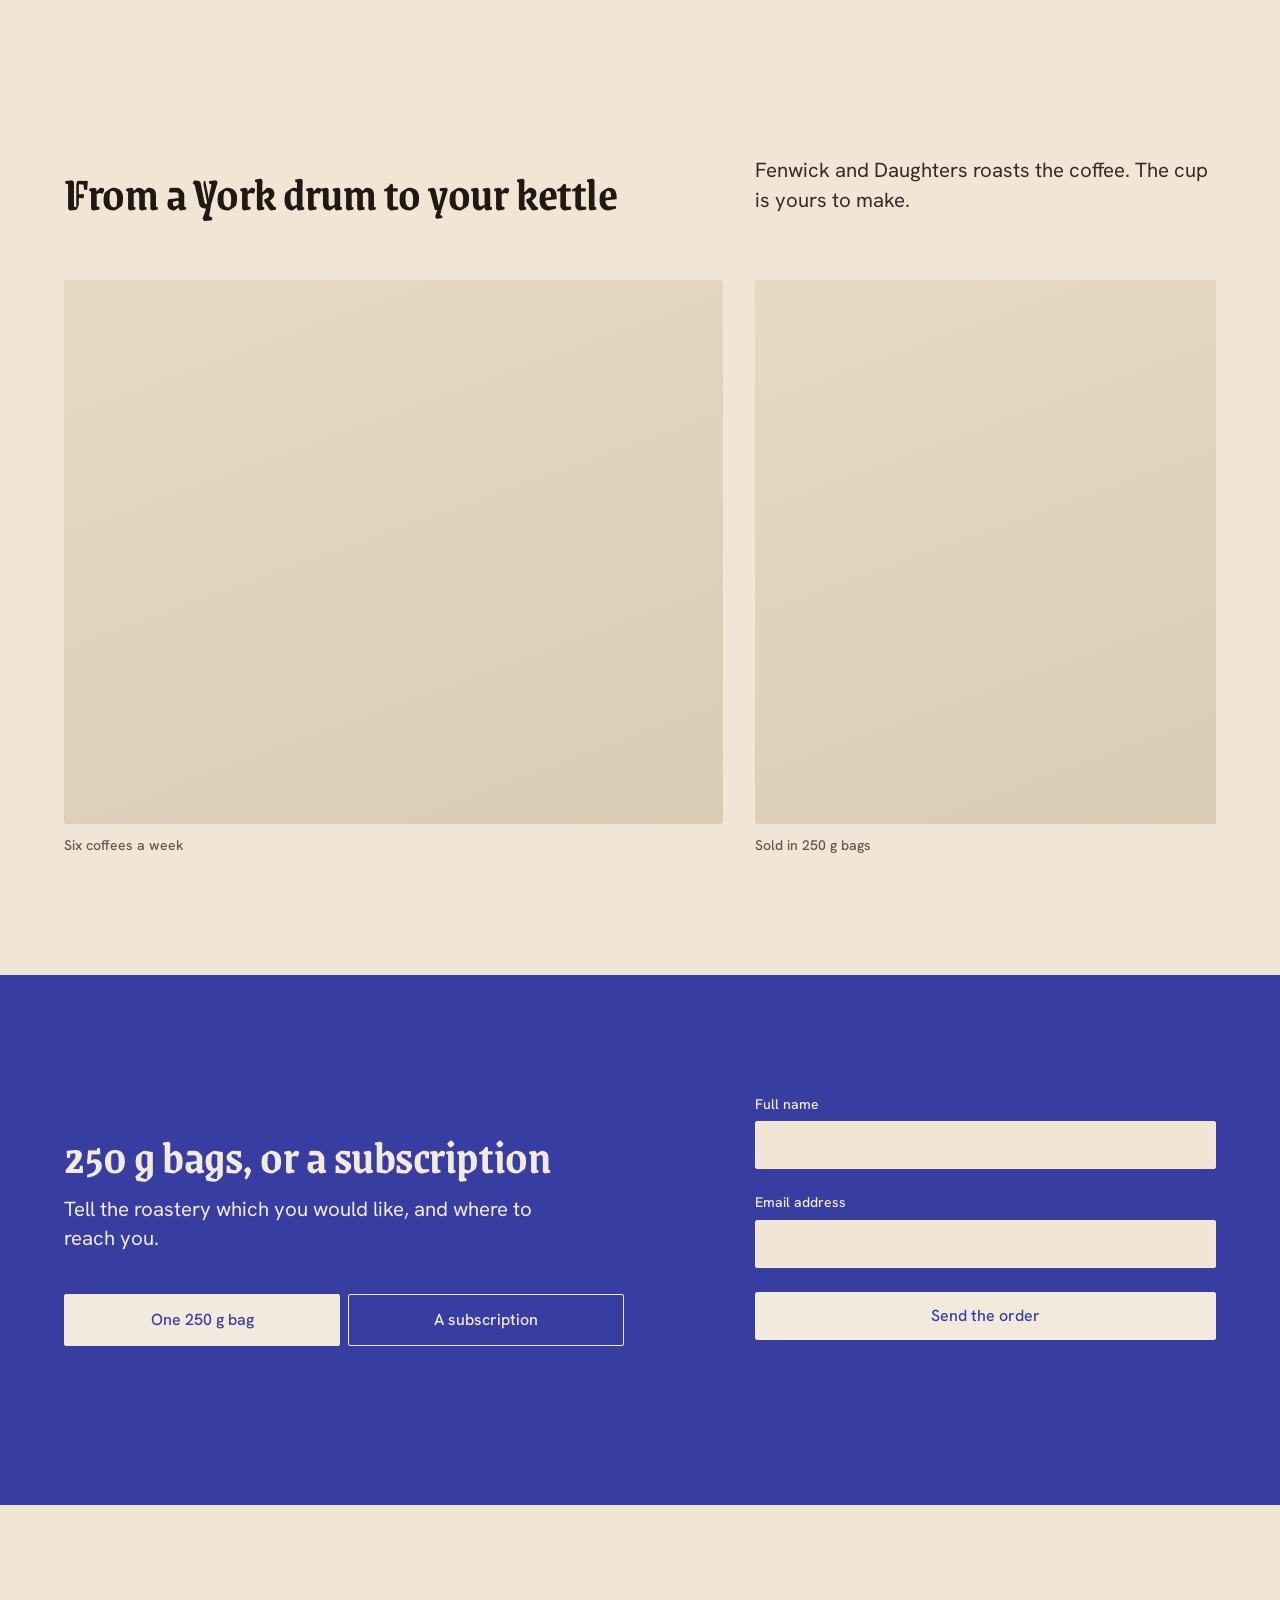
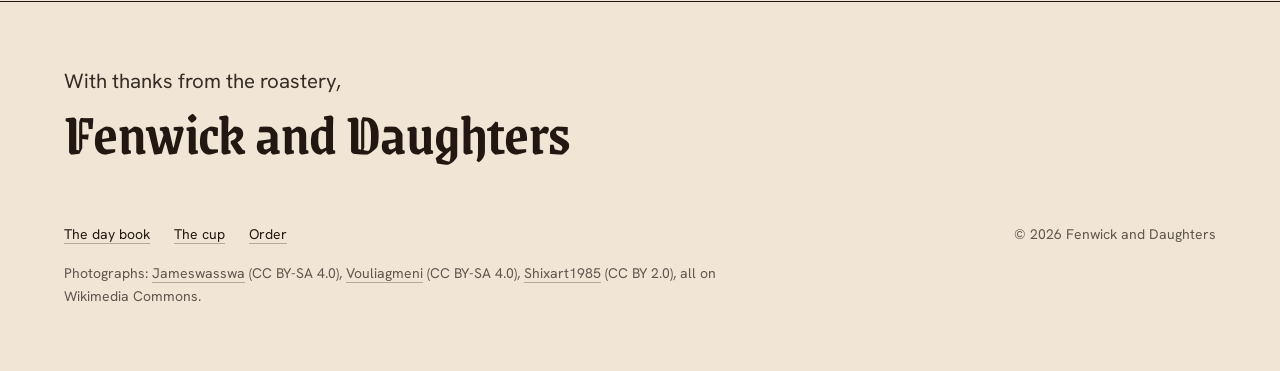
<file: .claude/skills/hallmark/scripts/fixtures/exemplars/editorial.html>
<!doctype html>
<html lang="en-GB">
<head>
<meta charset="utf-8">
<meta name="viewport" content="width=device-width, initial-scale=1">
<title>Fenwick and Daughters, coffee roasted in York since 1921</title>
<meta name="description" content="Fenwick and Daughters roasts six coffees a week in York, sold in 250 g bags or by subscription.">
<link rel="preconnect" href="https://fonts.googleapis.com">
<link rel="preconnect" href="https://fonts.gstatic.com" crossorigin>
<link href="https://fonts.googleapis.com/css2?family=Grenze+Gotisch:wght@600&family=Hanken+Grotesk:wght@400;500;600&family=IBM+Plex+Mono:wght@400&display=swap" rel="stylesheet">
<style>
/* Hallmark · job: buy · shape: Trade Ledger (custom: the roast as a Poster, the house's day book set as its own ledger, the cup as a pair, the order on the pigment) · genre: editorial · theme: Vellum (by request)
 * hero: Poster · nav: masthead, the blackletter wordmark centred over a double rule, one link at each end · footer: letter close · imagery: photographs, library 3, warm con=6 · signature: the roast itself, beans swept round the cooling tray full-bleed under a parchment plate · vellum: parchment
 * axes: light/blackletter/cool · posture: committed · contrast: pass · fold: pass · v2.0.0 */
/* Hallmark · pre-emit critique: P4 H5 E4 S5 R4 V4 · weakest: E, the plate must not bury the hand and the falling beans; it rests on the tray's far side and the plain wall, so the stream and the lever stay clear */
/* Hallmark · hero-review: in-thread · fix · 1 finding · 1 resolved (the head breaks after York) */
/* Hallmark · finish-review: in-thread (the subagent limit was reached) · fix · 3 findings · 1 resolved (the order head failed the swap test, then its blackletter I read as J: now 250 g bags, or a subscription) · 2 answered (the pair's captions are card facts, imagery.md 5; the pair are the closest honest frames the library holds) · gap: none */
/* Hallmark · answered F4 · the order field inverts the primary to parchment on pigment, as the theme's own hint sets it for its one field */
:root {
  color-scheme: light;
  --space-3xs: 2px; --space-2xs: 4px; --space-xs: 8px; --space-sm: 12px; --space-md: 16px; --space-lg: 24px; --space-xl: 40px; --space-2xl: 64px; --space-3xl: 96px; --space-4xl: 144px;
  --text-xs: 0.8125rem; --text-sm: 0.875rem; --text-md: 1rem; --text-lg: 1.25rem; --text-xl: 1.5625rem; --text-2xl: 1.953rem; --text-3xl: 2.441rem;
  --text-display-s: clamp(2.25rem, 4vw + 0.5rem, 3.75rem); --text-display: clamp(2.75rem, 5vw + 1rem, 5.25rem);
  --text-section: clamp(2rem, 2.5vw + 1rem, 3.5rem); --text-title: clamp(1.25rem, 0.75vw + 0.875rem, 1.625rem); --text-lead: clamp(1.125rem, 0.35vw + 1rem, 1.375rem);
  --ease-out: cubic-bezier(0.16, 1, 0.3, 1); --ease-in: cubic-bezier(0.7, 0, 0.84, 0); --ease-in-out: cubic-bezier(0.65, 0, 0.35, 1);
  --dur-micro: 120ms; --dur-short: 220ms; --dur-long: 420ms;
  --color-error: oklch(52% 0.19 27); --color-success: oklch(50% 0.12 150);
  --container: 1440px; --gutter: 64px; --gap-columns: 32px; --section-gap-s: 120px; --section-gap: 144px; --section-gap-l: 176px;
  --z-base: 1; --z-raised: 10; --z-dropdown: 100; --z-sticky: 200; --z-sticky-nav: 300; --z-modal: 400; --z-toast: 500; --z-tooltip: 600;
  --color-paper: oklch(93% 0.025 80); --color-paper-2: oklch(89% 0.03 78); --color-paper-3: oklch(85% 0.032 76);
  --color-ink: oklch(22% 0.02 60); --color-ink-2: oklch(30% 0.02 60); --color-muted: oklch(46% 0.02 65);
  --color-rule: oklch(74% 0.03 75);
  --color-accent: oklch(42% 0.16 275); --color-accent-deep: oklch(34% 0.15 275); --color-accent-ink: oklch(94% 0.02 80);
  --color-focus: oklch(50% 0.17 275); --color-field: var(--color-accent);
  --font-display: "Grenze Gotisch", ui-serif, Georgia, serif; --font-body: "Hanken Grotesk", ui-sans-serif, sans-serif;
  --font-outlier: "IBM Plex Mono", ui-monospace, monospace;
  --radius-card: 2px; --radius-pill: 2px; --rule-hair: 1px; --shadow-card: none;
  --tracking-display: -0.01em; --fibre: 0.5;
}
*, *::before, *::after { box-sizing: border-box; }
html, body { overflow-x: clip; }
html { scrollbar-color: var(--color-muted) var(--color-paper); scroll-padding-top: var(--space-3xl); }
body { margin: 0; background: var(--color-paper); color: var(--color-ink); font-family: var(--font-body); font-size: var(--text-md); line-height: 1.55; -webkit-font-smoothing: antialiased; caret-color: var(--color-accent); }
::selection { background: color-mix(in oklab, var(--color-accent) 22%, transparent); color: var(--color-ink); }
:focus-visible { outline: 2px solid var(--color-focus); outline-offset: 2px; }
a { color: inherit; text-decoration-thickness: 1px; text-underline-offset: 0.16em; }
h1, h2, h3 { margin: 0; font-family: var(--font-display); font-weight: var(--display-weight, 700); font-synthesis: none; letter-spacing: var(--tracking-display); line-height: 1.05; overflow-wrap: break-word; min-width: 0; text-wrap: balance; }
h1 { max-width: 20ch; font-size: var(--text-display); } h2 { max-width: 30ch; font-size: var(--text-section); } h3 { max-width: 40ch; font-size: var(--text-title); line-height: 1.2; }
.lead { font-size: var(--text-lead); line-height: 1.45; max-width: 52ch; }
p { margin: 0; text-wrap: pretty; }
p:not([class]) { max-width: 65ch; }
img, video { max-width: 100%; height: auto; display: block; }
svg { display: block; }
[hidden] { display: none !important; }
button, input, select, textarea { font: inherit; }
.container { width: 100%; max-width: var(--container); margin-inline: auto; padding-inline: var(--gutter); box-sizing: border-box; }
.num, .figure, td.num { font-variant-numeric: tabular-nums; }
.visually-hidden { position: absolute; width: 1px; height: 1px; overflow: hidden; clip-path: inset(50%); white-space: nowrap; }
[data-slot] { position: relative; overflow: hidden; background: linear-gradient(160deg, var(--color-paper-2, var(--color-paper)), var(--color-paper-3, var(--color-paper))); }
[data-slot] > img { position: absolute; inset: 0; width: 100%; height: 100%; object-fit: cover; z-index: 1; }
[data-slot]:has(> img) > :not(img):not([data-keep]) { display: none !important; }
@media (max-width: 60rem) { :root { --gutter: 24px; --section-gap-s: 80px; --section-gap: 96px; --section-gap-l: 120px; } }
@media (max-width: 40rem) { :root { --gutter: 16px; --section-gap-s: 56px; --section-gap: 72px; --section-gap-l: 96px; --gap-columns: 16px; } }
@media (prefers-reduced-motion: reduce) { *:not(.keep-motion), *:not(.keep-motion)::before, *:not(.keep-motion)::after { animation-duration: 0.01ms !important; animation-iteration-count: 1 !important; transition-duration: 0.01ms !important; scroll-behavior: auto !important; } }
/* photographs: warm con=6 */
[data-slot] > img { filter: sepia(0.28) saturate(0.94) contrast(1.06); }
:root {
  --mast-h: 80px;
  --plate-w: 37rem;
  --color-field: var(--color-accent);
}

/* The fibre wash: long tan fibres, stitched so they never tile (texture.md, the low-frequency wash) */
.fibre { position: relative; isolation: isolate; }
.fibre::before { content: ""; position: absolute; inset: 0; z-index: -1; opacity: var(--fibre); mix-blend-mode: multiply; pointer-events: none;
  background-image: url("data:image/svg+xml,%3Csvg xmlns='http://www.w3.org/2000/svg' width='400' height='400'%3E%3Cfilter id='p' x='0' y='0' width='100%25' height='100%25'%3E%3CfeTurbulence type='fractalNoise' baseFrequency='0.004 0.02' numOctaves='4' seed='4' stitchTiles='stitch'/%3E%3CfeColorMatrix values='0 0 0 0 0.62 0 0 0 0 0.52 0 0 0 0 0.36 0 0 0 0.3 0'/%3E%3C/filter%3E%3Crect width='100%25' height='100%25' filter='url(%23p)'/%3E%3C/svg%3E"); }

/* Type */
h1, h2 { font-weight: 600; line-height: 0.92; color: var(--color-ink); }
h3 { font-family: var(--font-body); font-weight: 600; }
.lead { color: var(--color-ink-2); }

/* Controls */
.btn { display: inline-flex; align-items: center; justify-content: center; min-height: 48px; padding: 0 var(--space-lg); border: var(--rule-hair) solid var(--color-ink); border-radius: var(--radius-card); background: transparent; color: var(--color-ink); font: 500 var(--text-md)/1 var(--font-body); text-decoration: none; white-space: nowrap; cursor: pointer;
  transition: background-color var(--dur-micro) var(--ease-out), border-color var(--dur-micro) var(--ease-out), color var(--dur-micro) var(--ease-out); }
.btn:hover { background: var(--color-paper-2); }
.btn:active { transform: translateY(1px); }
.btn:focus-visible { outline: 2px solid var(--color-focus); outline-offset: 2px; }
.btn:disabled, .btn[aria-disabled="true"] { opacity: 0.55; cursor: not-allowed; transform: none; }
.btn--primary { background: var(--color-accent); border-color: var(--color-accent); color: var(--color-accent-ink); }
.btn--primary:hover { background: var(--color-accent-deep); border-color: var(--color-accent-deep); }

.skip { position: absolute; left: var(--space-md); top: calc(-1 * var(--space-3xl)); z-index: var(--z-toast); padding: var(--space-xs) var(--space-md); background: var(--color-ink); color: var(--color-paper); }
.skip:focus-visible { top: var(--space-md); }

/* Masthead */
.mast__bar { display: grid; grid-template-columns: minmax(0, 1fr) auto minmax(0, 1fr); align-items: center; min-height: calc(var(--mast-h) - 4px); border-bottom: 4px double var(--color-ink); }
.wordmark { font: 600 2rem/1 var(--font-display); letter-spacing: var(--tracking-display); color: var(--color-ink); text-decoration: none; white-space: nowrap; padding-block: var(--space-sm); }
.mast__link { justify-self: start; font: 600 var(--text-sm)/1 var(--font-body); color: var(--color-ink); padding-block: var(--space-sm); text-decoration: underline 1px; text-decoration-color: transparent; text-underline-offset: 0.3em;
  transition: text-decoration-color var(--dur-short) var(--ease-out), color var(--dur-micro) var(--ease-out); }
.mast__link--end { justify-self: end; }
.mast__link:hover { text-decoration-color: var(--color-accent); color: var(--color-accent); }
.wordmark:focus-visible, .mast__link:focus-visible { outline: 2px solid var(--color-focus); outline-offset: 4px; }

/* Hero: the roast, full-bleed, under a parchment plate */
.hero { position: relative; height: calc(100dvh - var(--mast-h)); min-height: 36rem; overflow: hidden; background: var(--color-ink); color: var(--color-paper); }
.hero__photo { position: absolute; inset: 0; margin: 0; }
.hero__photo > img { object-position: 50% 62%; }
.hero__inner { position: relative; z-index: var(--z-raised); height: 100%; display: flex; align-items: flex-end; justify-content: flex-end; padding-bottom: var(--space-2xl); box-sizing: border-box; }
.plate { width: min(100%, var(--plate-w)); box-sizing: border-box; padding: var(--space-xl); background: var(--color-paper); color: var(--color-ink); border-top: 4px double var(--color-ink); border-radius: var(--radius-card); }
.plate h1 { font-size: var(--text-display); max-width: 16ch; }
.plate .lead { margin-top: var(--space-lg); max-width: 30ch; }
.actions { display: flex; flex-wrap: wrap; gap: var(--space-sm); margin-top: var(--space-xl); }

@media (max-width: 60rem) {
  .hero { height: auto; min-height: 0; background: none; color: var(--color-ink); overflow: visible; }
  .hero__photo { position: relative; aspect-ratio: 4 / 3; }
  .hero__inner { height: auto; padding-bottom: 0; }
  .plate { width: 100%; padding: var(--space-xl) 0 0; background: none; border-top: 0; }
  .plate.fibre::before { display: none; }
  .wordmark { font-size: 1.875rem; }
}
@media (max-width: 40rem) {
  .mast__bar { grid-template-columns: auto; justify-items: center; row-gap: var(--space-2xs); padding-block: var(--space-xs); }
  .mast__link { display: none; }
}

/* Shared section grid: one container, twelve columns, one column gap */
.split { display: grid; grid-template-columns: repeat(12, minmax(0, 1fr)); column-gap: var(--gap-columns); }
.band { background: var(--color-paper-2); padding-block: var(--section-gap-s); }
.photo { margin: 0; border-radius: var(--radius-card); }
.photo > img { outline: var(--rule-hair) solid var(--color-rule); outline-offset: -1px; }
figcaption { margin-top: var(--space-sm); font: 500 var(--text-sm)/1.4 var(--font-body); color: var(--color-muted); }

/* The day book: the house's ledger on the fibre band, the entries kept in the hand of the wordmark */
.ledger__grid { align-items: start; }
.ledger__text { grid-column: 1 / span 4; position: sticky; top: var(--space-2xl); }
.ledger__text h2 { font-size: var(--text-display); max-width: 9ch; }
.ledger .lead { margin-top: var(--space-lg); max-width: 22ch; }
.ledger__book { grid-column: 6 / span 7; }
.book { width: 100%; border-collapse: collapse; font-size: var(--text-lg); line-height: 1.35; }
.book thead th { padding: 0 0 var(--space-sm); border-bottom: 4px double var(--color-ink); font: 500 var(--text-sm)/1.3 var(--font-body); color: var(--color-muted); text-align: left; }
.book td, .book tbody th { padding: var(--space-lg) 0; border-top: var(--rule-hair) solid var(--color-rule); vertical-align: baseline; }
.book tbody tr:first-child > * { border-top: 0; }
.book tbody tr:last-child > * { border-bottom: var(--rule-hair) solid var(--color-ink); }
.book tbody th { font-weight: 500; text-align: left; color: var(--color-ink); }
.book .idx { width: 3.5rem; font-weight: 600; color: var(--color-accent); }
.book .r, .book thead th.r { text-align: right; }
.book td.r { font: 600 var(--text-2xl)/1 var(--font-display); letter-spacing: var(--tracking-display); color: var(--color-ink); }
.book td.r .unit { font: 500 var(--text-md)/1 var(--font-body); color: var(--color-ink-2); }
.book .num { font-variant-numeric: lining-nums tabular-nums; }

/* The cup: one wide frame, then a pair, each with its fact */
.cup { padding-top: var(--section-gap-l); }
.cup__head { align-items: end; }
.cup__head h2 { grid-column: 1 / span 6; }
.cup__head .lead { grid-column: 8 / span 5; }
.cup__pair { margin-top: var(--space-2xl); }
.cup__pair > figure { margin: 0; }
.cup__note { grid-column: 1 / span 7; }
.cup__cup { grid-column: 8 / span 5; }
.cup__pair .photo { height: 34rem; }

/* The order, on the one pigment field */
.order-band { margin-top: var(--section-gap-s); padding-block: var(--section-gap-s); background: var(--color-field); color: var(--color-accent-ink); }
.order-band h2 { color: var(--color-accent-ink); }
.order-band .lead { margin-top: var(--space-md); color: var(--color-accent-ink); }
.order-band :focus-visible { outline-color: var(--color-accent-ink); }
.order { align-items: center; }
.order__text { grid-column: 1 / span 6; }
.order__fields { grid-column: 8 / span 5; display: grid; gap: var(--space-lg); }
.seg { display: grid; grid-template-columns: repeat(2, minmax(0, 1fr)); gap: var(--space-xs); margin: var(--space-xl) 0 0; padding: 0; border: 0; }
.field label { font: 500 var(--text-sm)/1.3 var(--font-body); color: var(--color-accent-ink); }
.seg input { position: absolute; width: 1px; height: 1px; opacity: 0; }
.seg label { display: flex; align-items: center; justify-content: center; min-height: 52px; padding: 0 var(--space-md); border: var(--rule-hair) solid var(--color-accent-ink); border-radius: var(--radius-card); font-weight: 500; cursor: pointer;
  transition: background-color var(--dur-micro) var(--ease-out), color var(--dur-micro) var(--ease-out); }
.seg label:hover { background: var(--color-accent-deep); }
.seg input:checked + label { background: var(--color-accent-ink); color: var(--color-accent); }
.seg input:focus-visible + label { outline: 2px solid var(--color-accent-ink); outline-offset: 2px; }
.field { display: grid; gap: var(--space-xs); }
.field input { min-height: 48px; padding: 0 var(--space-md); border: var(--rule-hair) solid var(--color-accent-ink); border-radius: var(--radius-card); background: var(--color-paper); color: var(--color-ink); outline: 2px solid transparent; outline-offset: 2px; }
.field input:focus-visible { outline-color: var(--color-accent-ink); }
.field input[aria-invalid] { border-color: var(--color-error); box-shadow: inset 0 0 0 1px var(--color-error); }
.field input:disabled { opacity: 0.55; cursor: not-allowed; }
.btn--on-field { width: 100%; background: var(--color-accent-ink); border-color: var(--color-accent-ink); color: var(--color-accent); }
.btn--on-field:hover { background: var(--color-paper-2); border-color: var(--color-paper-2); }
.help { min-height: 1lh; font-size: var(--text-sm); color: var(--color-accent-ink); }

/* The letter close */
.letter { padding-block: var(--space-3xl) var(--space-2xl); }
.letter__inner { padding-top: var(--space-2xl); border-top: var(--rule-hair) solid var(--color-ink); }
.letter__sign { font-size: var(--text-lead); color: var(--color-ink-2); }
.letter__name { margin-top: var(--space-xs); font: 600 var(--text-display-s)/0.92 var(--font-display); letter-spacing: var(--tracking-display); color: var(--color-ink); }
.letter__foot { display: flex; flex-wrap: wrap; justify-content: space-between; align-items: baseline; gap: var(--space-md) var(--space-xl); margin-top: var(--space-2xl); }
.letter__nav { display: flex; flex-wrap: wrap; gap: var(--space-lg); }
.letter__nav a { font-size: var(--text-sm); color: var(--color-ink); text-decoration-color: var(--color-rule); text-underline-offset: 0.25em; transition: text-decoration-color var(--dur-short) var(--ease-out); }
.letter__nav a:hover { text-decoration-color: var(--color-accent); }
.letter__nav a:focus-visible { outline: 2px solid var(--color-focus); outline-offset: 2px; }
.legal { font-size: var(--text-sm); color: var(--color-muted); }
.letter__credit { flex: 1 0 100%; max-width: 88ch; font-size: var(--text-sm); line-height: 1.6; color: var(--color-muted); }
.letter__credit a { color: inherit; text-decoration-color: var(--color-rule); text-underline-offset: 0.25em; }
.letter__credit a:hover { color: var(--color-ink); text-decoration-color: var(--color-accent); }

@media (max-width: 60rem) {
  .ledger__text, .ledger__book, .cup__head h2, .cup__head .lead, .cup__note, .cup__cup, .order__text, .order__fields { grid-column: 1 / -1; }
  .ledger__text { position: static; }
  .ledger__book { margin-top: var(--space-2xl); }
  .book td.r { font-size: var(--text-xl); }
  .cup__head .lead { margin-top: var(--space-md); }
  .cup__pair { row-gap: var(--space-xl); }
  .cup__pair .photo { height: auto; aspect-ratio: 4 / 3; }
  .order__fields { margin-top: var(--space-xl); }
}
@media (max-width: 40rem) {
  .book { font-size: var(--text-md); }
  .book .idx { width: 2rem; }
}
</style>
<script>document.documentElement.classList.add('js');</script>
</head>
<body id="top">
<a class="skip" href="#main">Skip to content</a>

<header class="mast">
  <div class="container mast__bar">
    <a class="mast__link" href="#daybook">The day book</a>
    <a class="wordmark" href="#top" aria-label="Fenwick and Daughters, back to the top">Fenwick and Daughters</a>
    <a class="mast__link mast__link--end" href="#order">Order</a>
  </div>
</header>

<main id="main">
  <section class="hero" aria-labelledby="hero-h">
    <figure class="hero__photo" data-slot="roaster" data-alt="The York roaster at work, a fresh roast tipping into the cooling tray">
      <img src="https://upload.wikimedia.org/wikipedia/commons/thumb/3/3b/Cooling_time_for_coffee.jpg/1280px-Cooling_time_for_coffee.jpg" width="1920" height="1348" fetchpriority="high"
           alt="A fresh roast swept round the cooling tray by its paddle arm" style="object-position: 50% 55%">
    </figure>
    <div class="container hero__inner">
      <div class="plate fibre">
        <h1 id="hero-h">Roasted in York<br> since 1921</h1>
        <p class="lead">Six coffees a week, sold by the bag or by subscription.</p>
        <div class="actions">
          <a class="btn btn--primary" href="#order" data-kind="subscription">Start a subscription</a>
          <a class="btn" href="#order" data-kind="bag">Buy a bag</a>
        </div>
      </div>
    </div>
  </section>

  <section class="ledger band fibre" id="daybook" aria-labelledby="ledger-h">
    <div class="container split ledger__grid">
      <div class="ledger__text">
        <h2 id="ledger-h">Written in the day book</h2>
        <p class="lead">Five lines the roastery keeps to.</p>
      </div>
      <div class="ledger__book">
        <table class="book">
          <thead>
            <tr><th scope="col">No.</th><th scope="col">Entry</th><th scope="col" class="r">Kept</th></tr>
          </thead>
          <tbody>
            <tr><td class="idx">1</td><th scope="row">Coffees roasted each week</th><td class="r"><span class="num">6</span></td></tr>
            <tr><td class="idx">2</td><th scope="row">Weight of each bag</th><td class="r"><span class="num">250</span>&nbsp;<span class="unit">g</span></td></tr>
            <tr><td class="idx">3</td><th scope="row">Ways to buy</th><td class="r">By the bag, or by subscription</td></tr>
            <tr><td class="idx">4</td><th scope="row">Roastery</th><td class="r">York</td></tr>
            <tr><td class="idx">5</td><th scope="row">Roasting since</th><td class="r"><span class="num">1921</span></td></tr>
          </tbody>
        </table>
      </div>
    </div>
  </section>

  <section class="cup" id="cup" aria-labelledby="cup-h">
    <div class="container">
      <div class="split cup__head">
        <h2 id="cup-h">From a York drum to your kettle</h2>
        <p class="lead">Fenwick and Daughters roasts the coffee. The cup is yours to make.</p>
      </div>
      <div class="split cup__pair">
        <figure class="cup__note">
          <div class="photo" data-slot="desk" data-alt="The York roaster between roasts, the drum over its cooling tray">
            <img src="https://upload.wikimedia.org/wikipedia/commons/thumb/2/2d/Coffee_roasting_machine%2C_The_Roastery%2C_Coaltown_Coffee%2C_Ammanford%2C_Wales.jpg/1280px-Coffee_roasting_machine%2C_The_Roastery%2C_Coaltown_Coffee%2C_Ammanford%2C_Wales.jpg" width="1920" height="2560" loading="lazy"
                 alt="A drum coffee roaster above its copper cooling tray in a roastery" style="object-position: 50% 69%">
          </div>
          <figcaption>Six coffees a week</figcaption>
        </figure>
        <figure class="cup__cup">
          <div class="photo" data-slot="cup" data-alt="A cup of Fenwick and Daughters coffee on the shop counter">
            <img src="https://upload.wikimedia.org/wikipedia/commons/thumb/5/52/Espresso_coffee_pouring_from_retro_espresso_machine.jpg/1280px-Espresso_coffee_pouring_from_retro_espresso_machine.jpg" width="1920" height="2876" loading="lazy"
                 alt="Espresso streaming from a chrome machine into two glass cups" style="object-position: 50% 62%">
          </div>
          <figcaption>Sold in 250&nbsp;g bags</figcaption>
        </figure>
      </div>
    </div>
  </section>

  <section class="order-band" id="order" aria-labelledby="order-h">
    <div class="container">
      <form class="split order" data-endpoint="" novalidate>
        <div class="order__text">
          <h2 id="order-h">250&nbsp;g bags, or a subscription</h2>
          <p class="lead">Tell the roastery which you would like, and where to reach you.</p>
          <fieldset class="seg">
            <legend class="visually-hidden">How would you like it?</legend>
            <input type="radio" name="kind" id="kind-bag" value="bag" checked><label for="kind-bag">One 250&nbsp;g bag</label>
            <input type="radio" name="kind" id="kind-sub" value="subscription"><label for="kind-sub">A subscription</label>
          </fieldset>
        </div>
        <div class="order__fields">
          <div class="field">
            <label for="order-name">Full name</label>
            <input id="order-name" name="name" type="text" autocomplete="name" required>
          </div>
          <div class="field">
            <label for="order-email">Email address</label>
            <input id="order-email" name="email" type="email" autocomplete="email" inputmode="email" required>
          </div>
          <button class="btn btn--on-field" type="submit">Send the order</button>
          <p class="help" id="order-help" aria-live="polite"></p>
        </div>
      </form>
    </div>
  </section>
</main>

<footer class="letter">
  <div class="container letter__inner">
    <p class="letter__sign">With thanks from the roastery,</p>
    <p class="letter__name">Fenwick and Daughters</p>
    <div class="letter__foot">
      <nav class="letter__nav" aria-label="Footer">
        <a href="#daybook">The day book</a>
        <a href="#cup">The cup</a>
        <a href="#order">Order</a>
      </nav>
      <p class="legal">&copy; 2026 Fenwick and Daughters</p>
      <p class="letter__credit" data-credits>Photographs: <a href="https://commons.wikimedia.org/wiki/File:Cooling_time_for_coffee.jpg">Jameswasswa</a> (CC&nbsp;BY-SA&nbsp;4.0), <a href="https://commons.wikimedia.org/wiki/File:Coffee_roasting_machine,_The_Roastery,_Coaltown_Coffee,_Ammanford,_Wales.jpg">Vouliagmeni</a> (CC&nbsp;BY-SA&nbsp;4.0), <a href="https://commons.wikimedia.org/wiki/File:Espresso_coffee_pouring_from_retro_espresso_machine.jpg">Shixart1985</a> (CC&nbsp;BY&nbsp;2.0), all on Wikimedia Commons.</p>
    </div>
  </div>
</footer>

<script>
window.hallmarkSlots = (m) => { for (const [k, v] of Object.entries(m)) { const s = document.querySelector(`[data-slot="${k}"]`); if (!s) continue; const im = new Image(); im.src = typeof v === 'string' ? v : v.src; im.alt = (typeof v === 'object' && v.alt) || s.dataset.alt || ''; s.querySelectorAll(':scope > img').forEach((o) => o.remove()); s.prepend(im); } };
document.querySelectorAll('[data-slot] > img').forEach((i) => { if (i.complete && !i.naturalWidth) i.remove(); else i.addEventListener('error', () => i.remove(), { once: true }); });
document.querySelectorAll('[data-kind]').forEach((a) => a.addEventListener('click', () => { const r = document.getElementById(a.dataset.kind === 'subscription' ? 'kind-sub' : 'kind-bag'); if (r) r.checked = true; }));
document.querySelectorAll('form[data-endpoint]').forEach((form) => {
  const help = form.querySelector('[aria-live]');
  const fields = [...form.querySelectorAll('input[required]')];
  form.addEventListener('submit', (e) => {
    e.preventDefault();
    const bad = fields.filter((i) => !i.checkValidity());
    fields.forEach((i) => { i.toggleAttribute('aria-invalid', bad.includes(i)); if (bad.includes(i)) i.setAttribute('aria-describedby', help.id); else i.removeAttribute('aria-describedby'); });
    if (bad.length) { help.textContent = bad[0].type === 'email' ? 'That email address looks incomplete. Write it as name@example.com.' : 'Add your name, so the roastery knows who the coffee is for.'; bad[0].focus(); return; }
    if (!form.dataset.endpoint) { help.textContent = 'Nothing was sent: this form is not connected yet.'; return; }
    fetch(form.dataset.endpoint, { method: 'POST', body: new FormData(form) })
      .then((r) => { help.textContent = r.ok ? 'The roastery has your order and will write to ' + form.elements.email.value.trim() + '.' : 'That did not go through. Try again in a minute.'; })
      .catch(() => { help.textContent = 'That did not go through. Try again in a minute.'; });
  });
});
</script>
</body>
</html>
</file>
